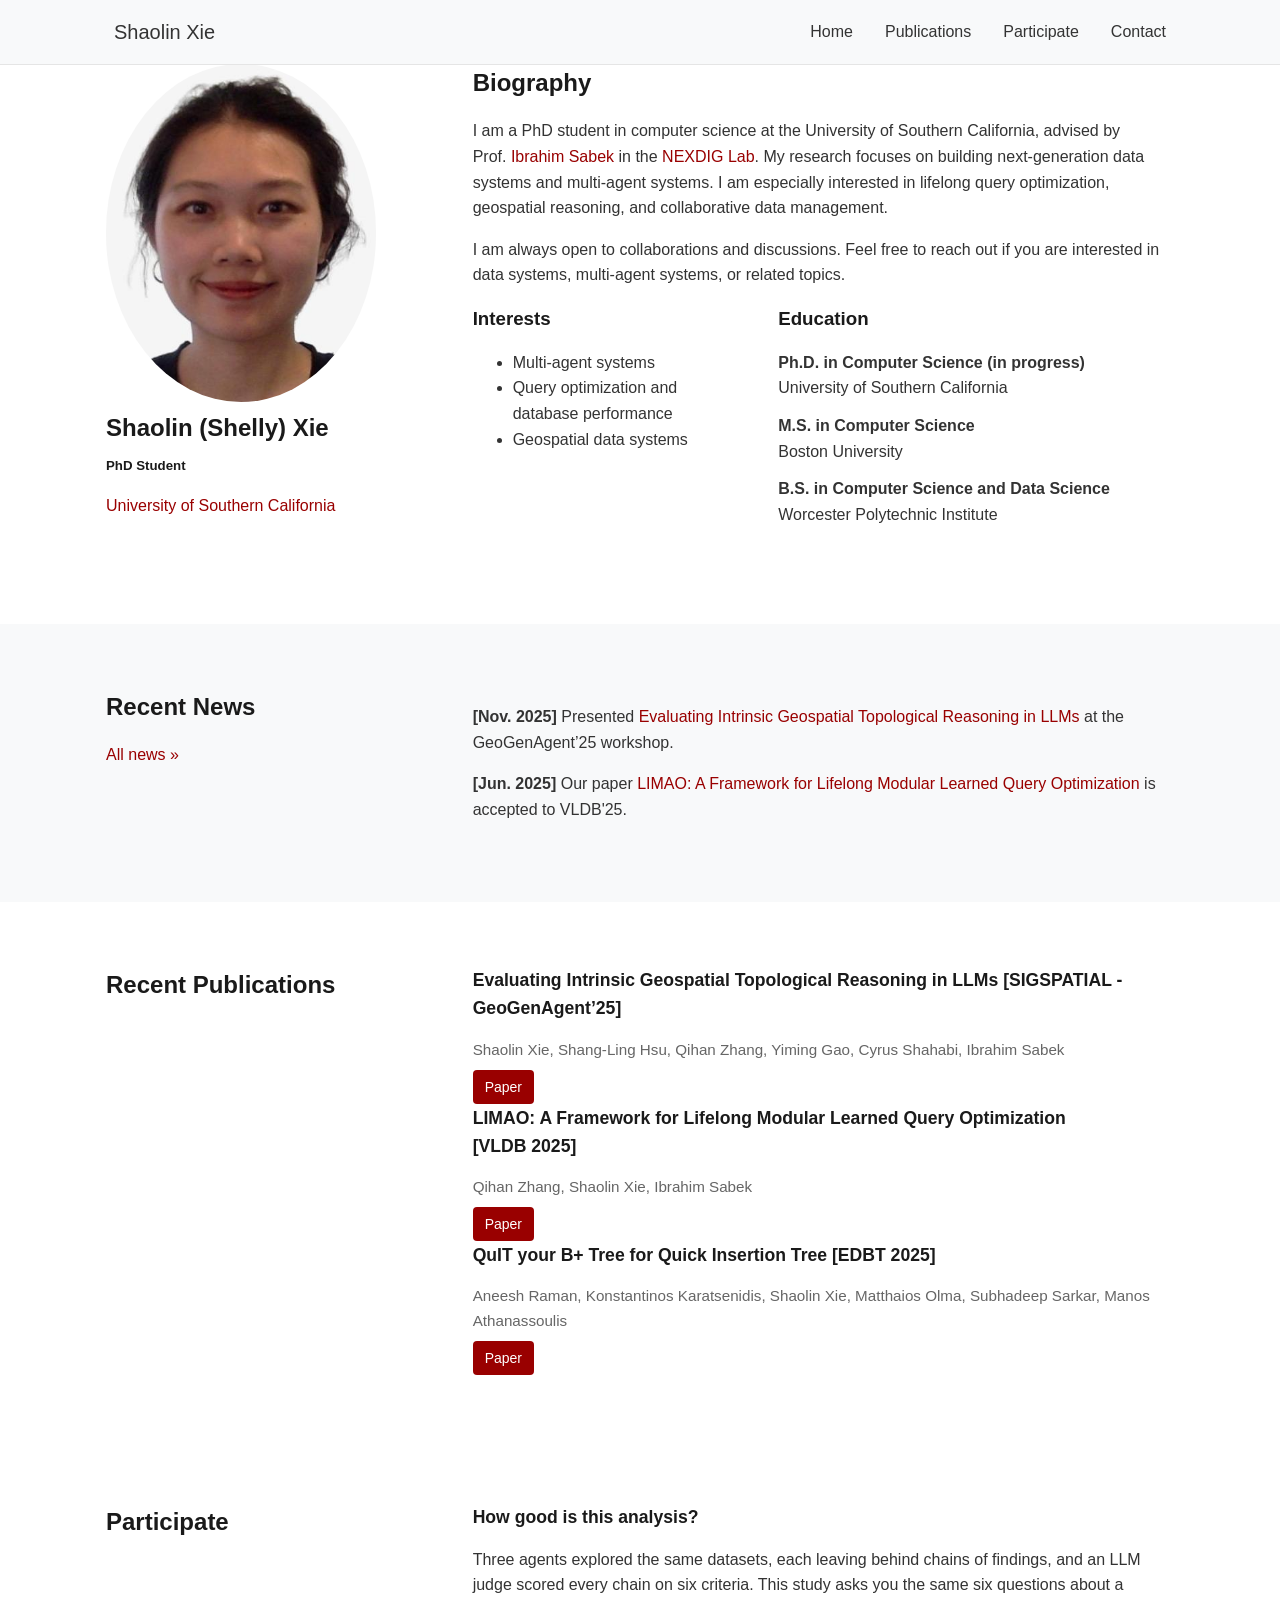
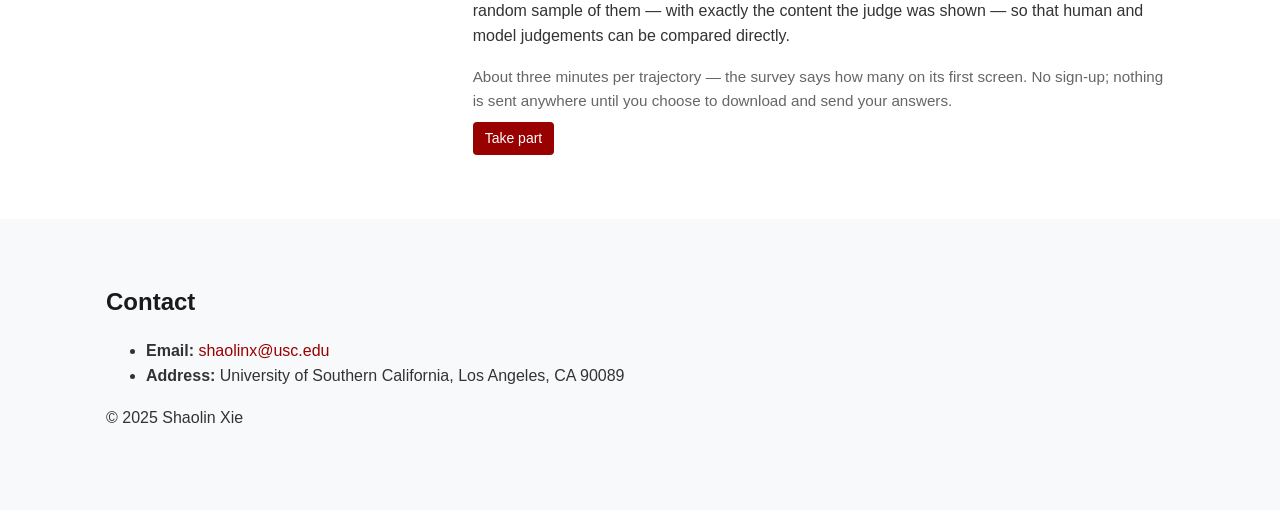
<file: index.html>
<!DOCTYPE html>
<html lang="en">
<head>
  <meta charset="UTF-8">
  <meta name="viewport" content="width=device-width, initial-scale=1.0">
  <title>Shelly Xie</title>
  <!-- The page is intentionally self‑contained and does not rely on external
       CSS frameworks. All styles live in css/style.css. -->
  <!-- Custom site styles -->
  <meta name="description" content="This is the personal webaite for Shelly Xie.">
  <meta name="robots" content="index, follow">
  <link rel="stylesheet" href="css/style.css">
</head>
<body>
  <!-- Navigation bar -->
  <nav id="navbar">
    <div class="container">
      <div class="brand"><a href="#home">Shaolin Xie</a></div>
      <ul class="nav-links">
        <li><a class="nav-link" href="#home">Home</a></li>
        <li><a class="nav-link" href="#publications">Publications</a></li>
        <li><a class="nav-link" href="#participate">Participate</a></li>
        <!-- <li>
          <a class="nav-link" href="#" aria-haspopup="true">Datasets</a>
          <div class="dropdown-menu">
            <a class="dropdown-item" href="https://siheng-chen.github.io/CoPerception-UAV/" target="_blank" rel="noopener">CoPerception‑UAV</a>
            <a class="dropdown-item" href="https://siheng-chen.github.io/AM3D/" target="_blank" rel="noopener">AM3D</a>
          </div>
        </li> -->
        <li><a class="nav-link" href="#contact">Contact</a></li>
      </ul>
    </div>
  </nav>

  <!-- Home / Biography section -->
  <section id="home" class="section pt-5">
    <div class="container pt-5">
      <div class="row align-items-center">
        <!-- Profile side -->
        <div class="col-12 col-lg-4 text-center mb-4 mb-lg-0">
          <img src="assets/avatar.jpg" alt="Shaolin Xie" class="rounded-circle img-fluid profile-image">
          <h2 class="mt-3">Shaolin (Shelly)&nbsp;Xie</h2>
          <h5>PhD&nbsp;Student</h5>
          <p><a href="https://www.usc.edu/" target="_blank" rel="noopener">University of Southern California</a></p>
          <div class="social-icons mt-3">
            <!-- Optional: provide a Google Scholar link if available -->
            <!-- <a href="YOUR_GOOGLE_SCHOLAR_LINK" target="_blank" rel="noopener" class="mr-3" aria-label="Google Scholar"><i class="ai ai-google-scholar ai-2x"></i></a> -->
            <a href="https://github.com/shaolin-x" target="_blank" rel="noopener" class="mr-3" aria-label="GitHub"><i class="fab fa-github fa-2x"></i></a>
            <!-- CV link remains as a placeholder; replace uploads/cv.pdf with your own CV file -->
            <a href="uploads/cv.pdf" target="_blank" rel="noopener" aria-label="Curriculum Vitae"><i class="ai ai-cv ai-2x"></i></a>
          </div>
        </div>
        <!-- Biography and details side -->
        <div class="col-12 col-lg-8">
          <h1>Biography</h1>
          <p>I am a PhD student in computer science at the University of Southern California, advised by Prof.&nbsp;<a href="http://viterbi-web.usc.edu/~sabek/" target="_blank" rel="noopener">Ibrahim Sabek</a> in the <a href="https://nexdig.usc.edu/" target="_blank" rel="noopener">NEXDIG Lab</a>. My research focuses on building next‑generation data systems and multi‑agent systems. I am especially interested in lifelong query optimization, geospatial reasoning, and collaborative data management.</p>
          <p>I am always open to collaborations and discussions. Feel free to reach out if you are interested in data systems, multi‑agent systems, or related topics.</p>
          <div class="row">
            <div class="col-md-5 mt-4">
              <h3>Interests</h3>
              <ul class="list-unstyled">
                <li>Multi‑agent systems</li>
                <li>Query optimization and database performance</li>
                <li>Geospatial data systems</li>
              </ul>
            </div>
            <div class="col-md-7 mt-4">
              <h3>Education</h3>
              <ul class="education-list">
                <li><strong>Ph.D. in Computer Science (in progress)</strong><br><span class="text-muted">University of Southern California</span></li>
                <!-- Add previous degrees here if desired -->
                 <li><strong>M.S. in Computer Science</strong><br><span class="text-muted">Boston University</span></li>
                 <li><strong>B.S. in Computer Science and Data Science</strong><br><span class="text-muted">Worcester Polytechnic Institute</span></li>
              </ul>
            </div>
          </div>
        </div>
      </div>
    </div>
  </section>

  <!-- Recent News section -->
  <section id="news" class="section bg-light py-5">
    <div class="container">
      <div class="row">
        <div class="col-12 col-lg-4 mb-3 mb-lg-0 d-flex flex-column justify-content-start">
          <h1 class="mb-0">Recent News</h1>
          <p class="mt-1"><a href="news.html">All news »</a></p>
        </div>
        <div class="col-12 col-lg-8">
          <!-- List each news item with a date and description -->
          <p><strong>[Nov.&nbsp;2025]</strong> Presented <a href="https://dl.acm.org/doi/10.1145/3764915.3770722" target="_blank" rel="noopener">Evaluating Intrinsic Geospatial Topological Reasoning in LLMs</a> at the GeoGenAgent’25 workshop.</p>
          <p><strong>[Jun.&nbsp;2025]</strong> Our paper <a href="https://arxiv.org/abs/2507.00188" target="_blank" rel="noopener">LIMAO: A Framework for Lifelong Modular Learned Query Optimization</a> is accepted to VLDB'25.</p>
          <!-- Add additional news items here as they become available -->
        </div>
      </div>
    </div>
  </section>

  <!-- Recent Publications section -->
  <section id="publications" class="section py-5">
    <div class="container">
      <div class="row">
        <div class="col-12 col-lg-4 mb-3 mb-lg-0 d-flex flex-column align-items-center align-items-lg-start">
          <h1 class="mb-0">Recent Publications</h1>
        </div>
        <div class="col-12 col-lg-8">
          <!-- Each publication is grouped in its own block for clarity -->
          
          <div class="media mb-4">
            <div class="media-body">
              <h5 class="publication-title">Evaluating Intrinsic Geospatial Topological Reasoning in LLMs [SIGSPATIAL - GeoGenAgent’25]</h5>
              <p class="publication-authors">Shaolin&nbsp;Xie, Shang‑Ling&nbsp;Hsu, Qihan&nbsp;Zhang, Yiming&nbsp;Gao, Cyrus Shahabi, Ibrahim Sabek</p>
              <a class="btn" href="https://dl.acm.org/doi/10.1145/3764915.3770722" target="_blank" rel="noopener">Paper</a>
            </div>
          </div>

          <div class="media mb-4">
            <div class="media-body">
              <h5 class="publication-title">LIMAO: A Framework for Lifelong Modular Learned Query Optimization [VLDB&nbsp;2025]</h5>
              <p class="publication-authors">Qihan&nbsp;Zhang, Shaolin&nbsp;Xie, Ibrahim&nbsp;Sabek</p>
              <a class="btn" href="https://arxiv.org/abs/2507.00188" target="_blank" rel="noopener">Paper</a>
            </div>
          </div>
          <!-- Add more publications as you produce new work -->
           <div class="media mb-4">
            <div class="media-body">
              <h5 class="publication-title"> QuIT your B+ Tree for Quick Insertion Tree [EDBT&nbsp;2025]</h5>
              <p class="publication-authors">Aneesh Raman, Konstantinos Karatsenidis, Shaolin&nbsp;Xie, Matthaios Olma, Subhadeep Sarkar, Manos Athanassoulis</p>
              <a class="btn" href="https://openproceedings.org/2025/conf/edbt/paper-118.pdf" target="_blank" rel="noopener">Paper</a>
            </div>
          </div>
        </div>
      </div>
    </div>
  </section>

  <!-- Participate: the trajectory-rating study, served from /trajectory-survey/.
       The earlier candidate-selection survey at /survey/ is closed and now shows a notice. -->
  <section id="participate" class="section bg-light py-5">
    <div class="container">
      <div class="row">
        <div class="col-12 col-lg-4 mb-3 mb-lg-0 d-flex flex-column align-items-center align-items-lg-start">
          <h1 class="mb-0">Participate</h1>
        </div>
        <div class="col-12 col-lg-8">
          <div class="media mb-4">
            <div class="media-body">
              <h5 class="publication-title">How good is this analysis?</h5>
              <p>Three agents explored the same datasets, each leaving behind chains of
              findings, and an LLM judge scored every chain on six criteria. This study asks
              you the same six questions about a random sample of them — with exactly the
              content the judge was shown — so that human and model judgements can be
              compared directly.</p>
              <p class="publication-authors">About three minutes per trajectory — the survey
              says how many on its first screen. No sign‑up; nothing is sent anywhere until
              you choose to download and send your answers.</p>
              <a class="btn" href="trajectory-survey/">Take part</a>
            </div>
          </div>
        </div>
      </div>
    </div>
  </section>

  <!-- Contact section -->
  <section id="contact" class="section py-5">
    <div class="container">
      <h1>Contact</h1>
      <ul class="list-unstyled">
        <li><strong>Email:</strong> <a href="mailto:shaolinx@usc.edu">shaolinx@usc.edu</a></li>
        <li><strong>Address:</strong> University&nbsp;of&nbsp;Southern&nbsp;California, Los&nbsp;Angeles, CA&nbsp;90089</li>
      </ul>
      <p class="mt-4 mb-0">©&nbsp;2025&nbsp;Shaolin&nbsp;Xie</p>
    </div>
  </section>

  <!-- Custom scripts -->
  <script src="js/script.js"></script>
</body>
</html>
</file>
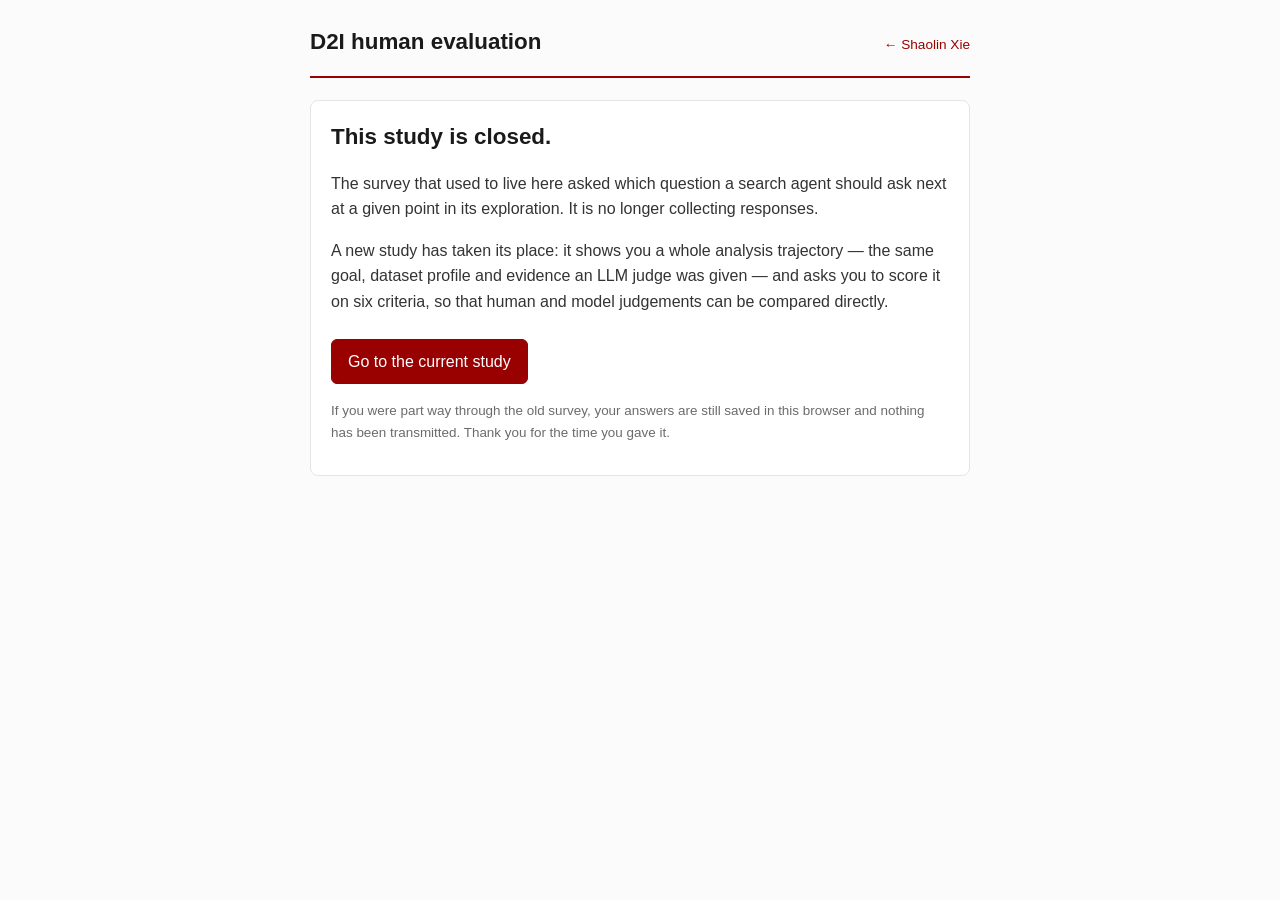
<file: survey/index.html>
<!DOCTYPE html>
<html lang="en">
<head>
<meta charset="UTF-8">
<meta name="viewport" content="width=device-width, initial-scale=1.0">
<title>This study is closed — D2I human evaluation</title>
<meta name="description" content="The candidate-selection survey is closed. A new study, rating whole trajectories against an LLM judge, is open in its place.">
<meta name="robots" content="noindex, follow">
<style>
:root {
  --ink: #333; --head: #1a1a1a; --muted: #6b6b6b; --line: #e5e5e5; --soft: #f8f9fa;
  --card: #fff; --bg: #fbfbfc; --accent: #990000; --radius: 8px;
}
* { box-sizing: border-box; }
body {
  margin: 0; background: var(--bg); color: var(--ink);
  font-family: Arial, Helvetica, sans-serif; line-height: 1.6;
}
.wrap { max-width: 700px; margin: 0 auto; padding: 24px 20px 80px; }
a { color: var(--accent); text-decoration: none; }
a:hover { text-decoration: underline; }
h1 { color: var(--head); font-size: 1.4rem; margin: 0 0 .5rem; font-weight: 600; }
header.top {
  display: flex; align-items: baseline; justify-content: space-between; gap: 12px;
  flex-wrap: wrap; border-bottom: 2px solid var(--accent); padding-bottom: 8px;
  margin-bottom: 22px;
}
header.top .home { font-size: .85rem; }
.card {
  background: var(--card); border: 1px solid var(--line); border-radius: var(--radius);
  padding: 18px 20px;
}
.btn {
  display: inline-block; margin-top: 8px; padding: 9px 16px; border-radius: 6px;
  background: var(--accent); color: #fff; border: 1px solid var(--accent);
}
.btn:hover { background: #7a0000; text-decoration: none; }
.hint { font-size: .84rem; color: var(--muted); }
</style>
</head>
<body>
<div class="wrap">
  <header class="top">
    <h1>D2I human evaluation</h1>
    <span class="home"><a href="../index.html">← Shaolin Xie</a></span>
  </header>

  <div class="card">
    <h1>This study is closed.</h1>
    <p>The survey that used to live here asked which question a search agent should ask next
    at a given point in its exploration. It is no longer collecting responses.</p>
    <p>A new study has taken its place: it shows you a whole analysis trajectory — the same
    goal, dataset profile and evidence an LLM judge was given — and asks you to score it on
    six criteria, so that human and model judgements can be compared directly.</p>
    <p><a class="btn" href="../trajectory-survey/">Go to the current study</a></p>
    <p class="hint">If you were part way through the old survey, your answers are still saved
    in this browser and nothing has been transmitted. Thank you for the time you gave it.</p>
  </div>
</div>
</body>
</html>
</file>
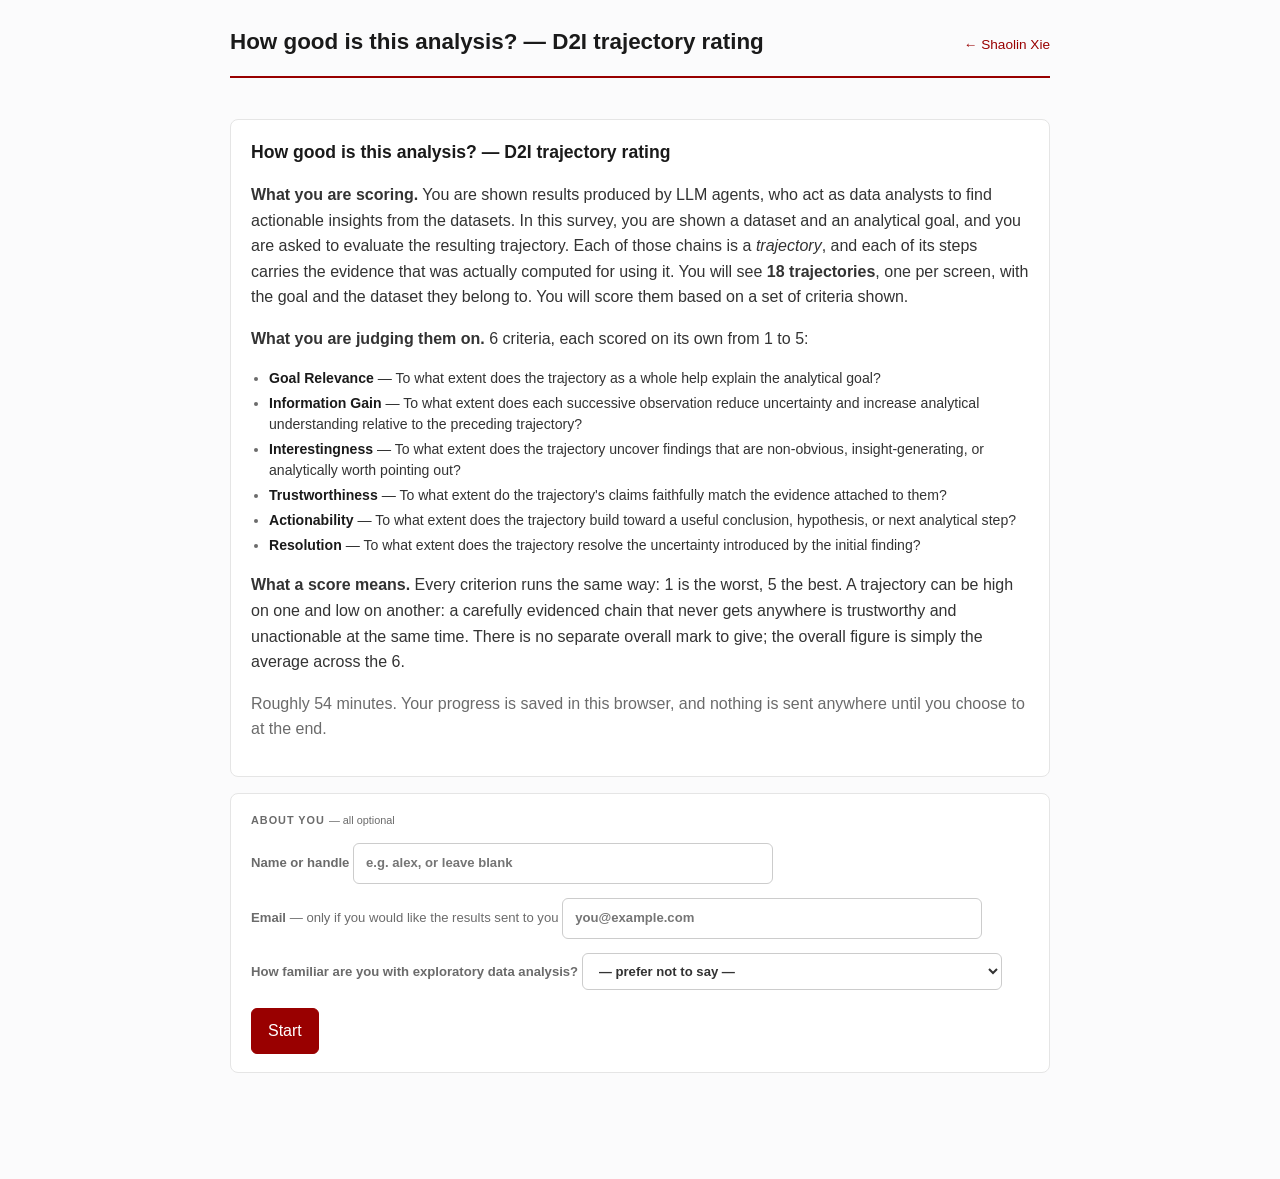
<file: trajectory-survey/index.html>
<!DOCTYPE html>
<html lang="en">
<head>
<meta charset="UTF-8">
<meta name="viewport" content="width=device-width, initial-scale=1.0">
<title>How good is this analysis? — D2I trajectory rating</title>
<meta name="description" content="Rate automated data-analysis trajectories on six criteria, against the same rubric an LLM judge was given. Measures how far a person and the judge agree.">
<meta name="robots" content="noindex, follow">
<style>
/* The site's palette (css/style.css) — cardinal and gold, Arial — on a layout that has to
   hold a long trajectory on one side and six rating scales on the other. Self-contained:
   this page is served on its own, without the site nav. */
:root {
  --ink: #333; --head: #1a1a1a; --muted: #6b6b6b; --line: #e5e5e5; --soft: #f8f9fa;
  --card: #fff; --bg: #fbfbfc; --accent: #990000; --accent-soft: #f6ecec; --gold: #FFCC00;
  --ok: #1a7a4c; --warn: #a35a00; --radius: 8px;
}
* { box-sizing: border-box; }
body {
  margin: 0; background: var(--bg); color: var(--ink);
  font-family: Arial, Helvetica, sans-serif; line-height: 1.6;
}
.wrap { max-width: 860px; margin: 0 auto; padding: 24px 20px 90px; }
/* The rating screen is not prose — it is a trajectory being read against six scales — so
   it gets room instead of stacking everything into one tall column. */
.wrap.wide { max-width: 1360px; }
a { color: var(--accent); text-decoration: none; }
a:hover { text-decoration: underline; }
h1, h2, h3 { color: var(--head); margin-top: 0; margin-bottom: .5rem; font-weight: 600; }
h1 { font-size: 1.4rem; }
h2 { font-size: 1.1rem; }
h3 { font-size: .95rem; margin: 22px 0 6px; }

header.top {
  display: flex; align-items: baseline; justify-content: space-between;
  gap: 12px; flex-wrap: wrap; border-bottom: 2px solid var(--accent); padding-bottom: 8px;
}
header.top .home { font-size: .85rem; }
.counter { font-size: .85rem; color: var(--muted); }
.bar { height: 5px; background: var(--line); border-radius: 99px; overflow: hidden; margin: 14px 0 22px; }
.bar > i { display: block; height: 100%; background: var(--accent); transition: width .25s ease; }

.card {
  background: var(--card); border: 1px solid var(--line); border-radius: var(--radius);
  padding: 18px 20px; margin-bottom: 16px;
}
.eyebrow {
  font-size: .68rem; font-weight: 700; letter-spacing: .09em; text-transform: uppercase;
  color: var(--muted); margin-bottom: 10px;
}
.muted { color: var(--muted); }
.hint { font-size: .82rem; color: var(--muted); margin-top: 12px; }
.err { color: var(--accent); font-size: .85rem; margin-top: 10px; font-weight: 600; }
.ok { color: var(--ok); font-weight: 600; }
.warn { color: var(--warn); font-weight: 600; }
.mono { font-family: ui-monospace, SFMono-Regular, Menlo, Consolas, monospace; }
.row { display: flex; gap: 10px; flex-wrap: wrap; align-items: center; }

/* trajectory on the left, the six scales on the right */
.split { display: grid; grid-template-columns: minmax(0, 1fr); gap: 16px; align-items: start; }
.split > div > .card:last-child { margin-bottom: 0; }
@media (min-width: 1100px) {
  .split { grid-template-columns: minmax(0, 1.05fr) minmax(0, 1fr); gap: 20px; }
  /* Each column scrolls with the page but sticks once its own top passes the viewport, so
     a long trajectory and the scales it is being rated on stay together. */
  .split > div {
    position: sticky; top: 16px;
    max-height: calc(100vh - 32px); overflow-y: auto; overscroll-behavior: contain;
    padding-right: 4px;
  }
}

.goal { font-size: 1rem; color: var(--head); }
.pill {
  display: inline-block; font-size: .72rem; padding: 2px 9px; border-radius: 99px;
  background: var(--accent-soft); color: var(--accent); margin-right: 6px;
}

/* One trajectory step. The judge is shown three different things per step and they must
   never be mistaken for each other here either:
     .statement  the claim         — the payload, the only part in full ink
     .evidence   what backs it     — monospace block, because it is an execution trace
     .metadata   the system's own  — explicitly NOT evidence, so it is marked as such */
.step { border-left: 2px solid var(--line); padding: 0 0 16px 18px; margin-left: 4px; position: relative; }
.step:last-child { padding-bottom: 0; }
.step::before {
  content: ""; position: absolute; left: -5px; top: 8px; width: 8px; height: 8px;
  border-radius: 99px; background: var(--line);
}
.step.base::before { background: var(--accent); box-shadow: 0 0 0 3px var(--accent-soft); }
.step .tag {
  font-size: .68rem; font-weight: 700; letter-spacing: .06em; text-transform: uppercase;
  color: var(--muted); margin-bottom: 4px;
}
.step.base .tag { color: var(--accent); }
.step .statement { color: var(--head); }
.step .evidence {
  margin-top: 7px; padding: 8px 10px; font-size: .76rem; line-height: 1.5;
  color: var(--ink); background: var(--soft); border: 1px solid var(--line);
  border-radius: 6px; font-family: ui-monospace, SFMono-Regular, Menlo, Consolas, monospace;
  white-space: pre-wrap; word-break: break-word;
}
.step .metadata {
  margin-top: 6px; font-size: .72rem; color: var(--warn);
}

/* the dataset itself, folded away after the first look. Windowed rendering needs a fixed
   row height, so cells are one line each, clipped, with the full value on the title. */
.unnamed { color: var(--muted); font-style: italic; }
.tnote {
  font-size: .76rem; color: var(--warn); background: #fff8ee;
  border: 1px solid #f0dcc0; border-radius: 5px; padding: 6px 9px; margin: 8px 0 6px;
}
.tscroll {
  max-height: 340px; overflow: auto; margin-top: 8px;
  border: 1px solid var(--line); border-radius: 6px; background: var(--card);
}
table.tbl { border-collapse: separate; border-spacing: 0; width: max-content; min-width: 100%; font-size: .74rem; margin: 0; }
table.tbl thead th {
  position: sticky; top: 0; z-index: 1; background: var(--soft);
  border-bottom: 1px solid var(--line); text-align: left; white-space: nowrap;
  padding: 5px 9px; font-size: .68rem; letter-spacing: 0; color: var(--head);
  /* NOT the uppercase treatment the results tables use: a column name is a literal string
     from the file, and shouting it makes the table look like something other than the
     dataset. `business_id` is `business_id`. */
  text-transform: none;
  font-family: ui-monospace, SFMono-Regular, Menlo, Consolas, monospace;
}
table.tbl td, table.tbl th.rn {
  height: 27px; padding: 3px 9px; border-bottom: 1px solid var(--line);
  white-space: nowrap; overflow: hidden; text-align: left; color: var(--ink);
  font-variant-numeric: tabular-nums;
}
table.tbl th.rn {
  color: var(--muted); background: var(--soft); font-weight: 400; font-size: .68rem;
  position: sticky; left: 0; text-align: right;
}
table.tbl tr.spacer td, table.tbl tr.spacer { padding: 0; border: none; }
table.tbl tbody tr:hover td { background: var(--accent-soft); }

/* the criteria, named and glossed on the intro — one line each, so the whole instrument is
   visible before starting without becoming a second page of rubric */
ul.crit-brief { margin: 8px 0 12px; padding-left: 18px; }
ul.crit-brief li { font-size: .88rem; line-height: 1.5; margin-bottom: 4px; }
ul.crit-brief li::marker { color: var(--muted); }
ul.crit-brief b { color: var(--head); }


/* the six scales' own progress, inside the scoring card */
.critbar {
  height: 4px; background: var(--line); border-radius: 99px; overflow: hidden;
  margin: 0 0 6px;
}
.critbar > i { display: block; height: 100%; background: var(--accent); transition: width .18s ease; }
.critcount {
  font-size: .72rem; color: var(--muted); text-transform: uppercase;
  letter-spacing: .05em; margin-bottom: 4px;
}
.critcount.full { color: var(--ok); }
/* Shown when a trajectory being rated has been rated before — so a respondent who stepped
   back knows the scales are showing what they gave, not a fresh screen. */
.revising {
  margin-left: 8px; padding: 1px 8px; border-radius: 99px; background: var(--soft);
  border: 1px solid var(--line); color: var(--muted);
  font-size: .64rem; letter-spacing: .04em;
}

/* one criterion */
.crit { border-top: 1px solid var(--line); padding: 14px 0 4px; }
.crit:first-of-type { border-top: none; padding-top: 2px; }
.crit-name { font-weight: 700; color: var(--head); }
/* A criterion this trajectory is not required to be scored on, because the system behind
   it records nothing for that criterion to weigh. Marked rather than hidden, and quieter
   than the rest so it does not compete with the scales that ARE being asked for. */
.crit.optional { background: var(--soft); border-radius: 6px; padding: 12px 12px 6px; }
.notreq {
  font-size: .64rem; letter-spacing: .05em; text-transform: uppercase; font-weight: 700;
  color: var(--warn); background: #fff5e6; border: 1px solid #f0dcc0;
  border-radius: 99px; padding: 1px 8px; margin-left: 8px;
}
.whyoptional {
  font-size: .78rem; line-height: 1.5; color: var(--ink);
  background: var(--card); border: 1px solid var(--line); border-left: 3px solid var(--warn);
  border-radius: 5px; padding: 8px 10px; margin: 0 0 9px;
}
.crit-q { display: block; font-size: .84rem; color: var(--muted); margin: 3px 0 9px; }
.scale { display: flex; gap: 6px; flex-wrap: wrap; }
.scale button {
  flex: 1 1 0; min-width: 74px; padding: 7px 4px; line-height: 1.25;
  display: flex; flex-direction: column; align-items: center; gap: 2px;
}
.scale button .n { font-weight: 700; font-size: 1rem; }
.scale button .w { font-size: .68rem; color: var(--muted); }
.scale button.sel { background: var(--accent); border-color: var(--accent); color: #fff; }
.scale button.sel .w { color: #fff; opacity: .85; }
.chosen {
  margin-top: 8px; font-size: .82rem; color: var(--ink);
  background: var(--accent-soft); border-radius: 6px; padding: 7px 10px;
}
.chosen.empty { background: transparent; color: var(--muted); padding-left: 0; }

details.guide {
  border: 1px solid var(--line); background: var(--soft); border-radius: 6px;
  padding: 8px 12px; margin-top: 9px;
}
details.guide > summary {
  cursor: pointer; list-style: none; color: var(--muted);
  font-size: .72rem; font-weight: 700; letter-spacing: .04em; text-transform: uppercase;
}
details.guide > summary::-webkit-details-marker { display: none; }
/* A border triangle rather than a ▾ glyph: the arrow characters fall back inconsistently
   across the fonts this page asks for. */
details.guide > summary::after {
  content: ""; display: inline-block; margin-left: 7px; vertical-align: middle;
  border: 4px solid transparent; border-top-color: currentColor;
  transform: translateY(2px); transition: transform .15s ease;
}
details.guide[open] > summary::after { transform: translateY(-2px) rotate(180deg); }
details.guide > summary:hover { color: var(--accent); }
details.guide ul, details.guide ol { margin: 9px 0 2px; padding-left: 18px; }
details.guide li { font-size: .82rem; line-height: 1.45; margin-bottom: 5px; }
details.guide li::marker { color: var(--muted); }
details.guide p { font-size: .82rem; margin: 8px 0 2px; }
dl.levels { margin: 8px 0 2px; font-size: .82rem; }
dl.levels dt { font-weight: 700; color: var(--head); float: left; margin-right: 6px; }
dl.levels dd { margin: 0 0 5px; }

button {
  font: inherit; color: var(--ink); background: var(--card); border: 1px solid #ccc;
  border-radius: 6px; padding: 9px 16px; cursor: pointer; transition: .12s;
}
button:hover:not(:disabled) { border-color: var(--accent); color: var(--accent); }
button.primary { background: var(--accent); border-color: var(--accent); color: #fff; }
button.primary:hover:not(:disabled) { background: #7a0000; color: #fff; }
button:disabled { opacity: .45; cursor: not-allowed; }
button.ghost { color: var(--muted); border-color: transparent; }
button.ghost:hover:not(:disabled) { border-color: #ccc; }
kbd {
  font: .7rem ui-monospace, SFMono-Regular, Menlo, Consolas, monospace;
  border: 1px solid #ccc; border-bottom-width: 2px; border-radius: 4px;
  padding: 1px 5px; color: var(--muted); margin-right: 6px;
}

input[type=text], input[type=email], textarea, select {
  font: inherit; color: var(--ink); background: #fff; border: 1px solid #ccc;
  border-radius: 6px; padding: 9px 12px; margin: 4px 0 10px; width: 100%; max-width: 420px;
}
textarea { max-width: 100%; min-height: 60px; }
label.field { display: block; font-size: .82rem; color: var(--muted); font-weight: 600; }

.actions { margin-top: 16px; padding-top: 14px; border-top: 1px solid var(--line); }

.tiles { display: flex; flex-wrap: wrap; gap: 12px; margin: 14px 0 4px; }
.tile {
  flex: 1 1 170px; border: 1px solid var(--line); border-radius: var(--radius);
  padding: 12px 14px; background: var(--soft);
}
.tile .big { font-size: 1.6rem; font-weight: 700; color: var(--accent); line-height: 1.2; }
.tile .lbl { font-size: .74rem; color: var(--muted); text-transform: uppercase; letter-spacing: .05em; }
.tile .sub { font-size: .74rem; color: var(--muted); margin-top: 4px; }

table { border-collapse: collapse; width: 100%; font-size: .85rem; margin-top: 10px; }
th, td { text-align: right; padding: 6px 8px; border-bottom: 1px solid var(--line); }
th { font-size: .7rem; text-transform: uppercase; letter-spacing: .05em; color: var(--muted); }
td.q, th.q { text-align: left; }
tr.total td { font-weight: 700; color: var(--head); background: var(--soft); }
.scroll { overflow-x: auto; }

details.review { border-top: 1px solid var(--line); padding: 10px 0; }
details.review summary { cursor: pointer; font-size: .9rem; color: var(--head); }
ol.steps { padding-left: 20px; } ol.steps li { margin-bottom: 6px; }
</style>
</head>
<body>
<div class="wrap">
  <header class="top">
    <h1 id="title">D2I trajectory rating</h1>
    <span class="home" id="nav"></span>
  </header>
  <div class="counter" id="counter"></div>
  <div class="bar" id="barwrap" style="visibility:hidden"><i id="prog" style="width:0"></i></div>
  <div id="app"><p class="muted">Loading the survey…</p></div>
</div>

<!-- The agreement scoring. A plain script, not a module: tests/run_agreement.mjs `require`s
     the same file to prove the browser and the offline analysis agree cell for cell.
     Deploying index.html without it leaves the closing screen with no results. -->
<script src="agreement.js"></script>
<script>
/* ------------------------------------------------------------------ helpers */
const $ = (h) => { const t = document.createElement("template"); t.innerHTML = h.trim(); return t.content.firstChild; };
const esc = (s) => String(s ?? "").replace(/[&<>"]/g, c => ({"&":"&amp;","<":"&lt;",">":"&gt;",'"':"&quot;"}[c]));
const app = document.getElementById("app");

const KEY = "d2i-rating-v1";        // one saved response per browser, bumped if the shape moves

/* Where Submit posts: the /exec URL of the Apps Script in apps_script/. Left empty, the
   button does not appear and the closing screen offers only the download — so the page is
   correct both before the script is deployed and after. */
const ENDPOINT = "";

let survey = null, truth = null, R = null;
let screen = "intro", err = "", scores = {}, note = "", shownAt = 0;
/* Which trajectory is on screen. `null` means the closing screen — answers are not an
   append-only stream any more, so "have I answered everything" no longer decides where the
   respondent is; this does. */
let cursor = null;

const items = () => survey.items;
const answered = () => new Set(R.answers.map(a => a.item));
const nextIndex = () => items().findIndex(i => !answered().has(i.id));
const answerFor = (id) => R.answers.find(a => a.item === id);

/* Put a trajectory on screen, with whatever was recorded for it last time — going back has
   to show the scores that were given, not a blank scale, or "back" would mean "erase". */
function loadItem(i) {
  cursor = i;
  const a = answerFor(items()[i].id);
  scores = a && a.scores ? Object.assign({}, a.scores) : {};
  note = a ? (a.note || "") : "";
  shownAt = Date.now();
}

/* Enter the rating screens where the respondent left off — the screen they were on if they
   have one, otherwise the first thing not yet answered. If that is nothing, they have
   finished and belong on the closing screen. */
function startRating() {
  if (cursor === null || cursor < 0 || cursor >= items().length) {
    const i = nextIndex();
    cursor = i < 0 ? null : i;
  }
  if (cursor !== null) loadItem(cursor);
  screen = "rate";
  render();
}
const criteria = () => survey.meta.criteria;
const label = (k) => (window.TrajAgreement ? TrajAgreement.label(k) : k);
/* "Very low. Largely tangential…" — the first clause is the scale word for that level. */
const levelWord = (text) => String(text || "").split(".")[0];
/* A criterion's rubric opens with the question it asks and then elaborates; the opening
   sentence alone is the gloss the intro needs. Ends at the first ., ? or ! before a space. */
const firstSentence = (text) => {
  const m = /^[\s\S]*?[.?!](?=\s|$)/.exec(String(text || "").trim());
  return m ? m[0] : String(text || "");
};

function save() { try { localStorage.setItem(KEY, JSON.stringify(R)); } catch (e) {} }

function uuid() {
  if (crypto && crypto.randomUUID) return crypto.randomUUID();
  return "id-" + Date.now().toString(36) + "-" + Math.random().toString(36).slice(2, 10);
}

function fresh(respondent) {
  return {
    id: uuid(),
    started_at: new Date().toISOString(),
    finished_at: null,
    respondent,
    survey: {
      built_at: survey.meta.built_at, seed: survey.meta.seed,
      n_items: survey.meta.n_items, criteria: criteria(), geval: survey.meta.geval,
    },
    user_agent: navigator.userAgent,
    answers: [],
  };
}

/* ------------------------------------------------------------------ chrome */

function navLink() {
  const nav = document.getElementById("nav");
  if (screen === "intro" || !R) {
    nav.innerHTML = `<a href="../index.html">← Shaolin Xie</a>`;
    return;
  }
  nav.innerHTML = `<a href="#" id="back">← Back to the start</a>`;
  document.getElementById("back").onclick = (e) => {
    e.preventDefault(); screen = "intro"; render();
  };
}

function chrome() {
  navLink();
  document.querySelector(".wrap").classList.toggle(
    "wide", screen === "rate" && !!R && cursor !== null);
  const c = document.getElementById("counter"), bar = document.getElementById("barwrap");
  if (screen !== "rate" || !R) { c.textContent = ""; bar.style.visibility = "hidden"; return; }
  const done = R.answers.length, total = items().length;
  const left = total - done;
  bar.style.visibility = "visible";
  // The count LEFT, not just the position: "trajectory 3 of 9" says where you are, and a
  // respondent deciding whether to finish now or later wants to know what is still ahead.
  // Revisiting an answered one shows the position it is at and the work still outstanding,
  // which is why the two counts are computed from different things.
  c.textContent = cursor !== null
    ? `Trajectory ${cursor + 1} of ${total}`
      + (left ? ` — ${left} to go, roughly ${Math.max(1, Math.round(left * 3))} min`
              : " — all rated")
    : `${done} of ${total} rated`;
  document.getElementById("prog").style.width = (100 * done / Math.max(1, total)) + "%";
}

/* ------------------------------------------------------------------ intro */

/* Deliberately short: what the study is for, how much of it there is, and that it is scored
   on a fixed set of criteria. Nothing about HOW to score belongs here — that lives beside
   the scale it applies to, on the rating screen, where it is read at the moment it is used
   instead of memorised in advance. */
function renderIntro() {
  const m = survey.meta, ins = survey.instructions;
  const resume = R && R.answers.length && nextIndex() >= 0;
  const n = m.n_items, k = criteria().length;
  app.innerHTML = "";
  app.append($(`
    <div>
      <div class="card">
        <h2>${esc(m.title)}</h2>
        <p><strong>What you are scoring.</strong> You are shown results produced by LLM agents, who act as data analysts to find actionable insights from the datasets.
        In this survey, you are shown a dataset and
        an analytical goal, and you are asked to evaluate the resulting trajectory. Each of those chains is a <em>trajectory</em>, and each of its steps
        carries the evidence that was actually computed for using it. You will see
        <strong>${n} ${n === 1 ? "trajectory" : "trajectories"}</strong>, one per screen,
        with the goal and the dataset they belong to. You will score them based on a set of criteria shown.</p>
        <p><strong>What you are judging them on.</strong> ${k} criteria, each scored on its
        own from 1 to 5:</p>
        <ul class="crit-brief">
          ${criteria().map(c => `<li><b>${esc(ins.criteria[c].title)}</b> — ${
            esc(firstSentence(ins.criteria[c].question))}</li>`).join("")}
        </ul>
        <p><strong>What a score means.</strong> Every criterion runs the same way: 1 is the
        worst, 5 the best. A trajectory can be high on one and low on another: a
        carefully evidenced chain that never gets anywhere is trustworthy and unactionable at
        the same time. There is no separate overall mark to give; the overall figure is
        simply the average across the ${k}.</p>
        <p class="muted">Roughly ${Math.round(n * 3)} minutes. Your progress is saved in this
        browser, and nothing is sent anywhere until you choose to at the end.</p>
        
      </div>

      <div class="card">
        <div class="eyebrow">About you <span class="muted" style="text-transform:none;letter-spacing:0;font-weight:400">— all optional</span></div>
        <label class="field">Name or handle
          <input type="text" id="name" placeholder="e.g. alex, or leave blank" autocomplete="off"></label>
        <label class="field">Email <span class="muted" style="font-weight:400">— only if you would like the results sent to you</span>
          <input type="email" id="email" placeholder="you@example.com" autocomplete="off"></label>
        <label class="field">How familiar are you with exploratory data analysis?
          <select id="background">
            <option value="">— prefer not to say —</option>
            <option value="daily">I do it regularly (analyst, data scientist, researcher)</option>
            <option value="some">Some experience</option>
            <option value="little">Little or none</option>
          </select></label>
        <div class="row" style="margin-top:8px">
          <button class="primary" id="go">${resume ? "Resume" : "Start"}</button>
          ${resume ? `<span class="muted">${R.answers.length} of ${items().length} already rated</span>
                      <button class="ghost" id="restart">Start over</button>` : ""}
        </div>
        ${err ? `<div class="err">${esc(err)}</div>` : ""}
      </div>
    </div>`));

  if (R && R.respondent) {
    document.getElementById("name").value = R.respondent.name || "";
    document.getElementById("email").value = R.respondent.email || "";
    document.getElementById("background").value = R.respondent.background || "";
  }
  document.getElementById("go").onclick = () => {
    const respondent = {
      name: document.getElementById("name").value.trim(),
      email: document.getElementById("email").value.trim(),
      background: document.getElementById("background").value,
    };
    if (!R || !R.answers.length) R = fresh(respondent);
    else R.respondent = respondent;
    save();
    startRating();
  };
  const rs = document.getElementById("restart");
  if (rs) rs.onclick = () => {
    if (!confirm("Discard your ratings so far and start again?")) return;
    R = null; localStorage.removeItem(KEY); render();
  };
}

/* ------------------------------------------------------------------ the dataset */

/* The dataset itself, shown beside the trajectory: a goal and a chain of findings read as
   abstractions without the rows they are about. It is the data, not anything anyone
   concluded from it, so it costs no blinding.

   The table lives in its own file under data/tables/ and is fetched the first time someone
   opens the panel — `cases` is 10 000 x 58 and would otherwise be downloaded by every
   respondent whether they looked at it or not. `covid` (3.35 million rows) ships truncated;
   the header says so, beside the true count, so a sample is never mistaken for the whole.

   Rendering is windowed: 10 000 x 58 is 580 000 cells, which no browser will lay out
   happily, so only the ~40 rows around the scroll position are in the DOM and two spacer
   rows hold the scrollbar at the right length. Row height is therefore fixed in CSS. */
const TABLE_CACHE = {};
const ROW_H = 27;

function tableCard(item) {
  const t = (survey.tables || {})[item.dataset];
  if (!t) return "";
  const head = t.truncated
    ? `${t.n_rows_shown.toLocaleString()} of ${t.n_rows_total.toLocaleString()} rows`
    : `${t.n_rows_total.toLocaleString()} rows`;
  return `
    <details class="guide table-panel" data-ds="${esc(item.dataset)}" open>
      <summary>The data — ${esc(head)} × ${t.columns} columns${
        t.truncated ? " (first rows only)" : ""}</summary>
      <div class="tablebox"><p class="hint" style="margin:6px 0">Opening…</p></div>
    </details>`;
}

async function loadTable(dataset) {
  if (TABLE_CACHE[dataset]) return TABLE_CACHE[dataset];
  const meta = (survey.tables || {})[dataset];
  if (!meta) return null;
  const r = await fetch(meta.file, {cache: "force-cache"});
  if (!r.ok) throw new Error(`${meta.file} — ${r.status}`);
  TABLE_CACHE[dataset] = await r.json();
  return TABLE_CACHE[dataset];
}

function cell(v) {
  if (v === null || v === undefined || v === "") return "—";
  const s = String(v);
  // pandas writes midnight timestamps for plain dates; show the day.
  const day = /^(\d{4}-\d{2}-\d{2})[T ]00:00:00(\.0+)?$/.exec(s);
  return day ? day[1] : s;
}

function renderTable(box, table) {
  const n = table.rows.length;
  box.innerHTML = `
    ${table.truncated ? `<div class="tnote">Showing the first
       ${table.n_rows_shown.toLocaleString()} of
       ${table.n_rows_total.toLocaleString()} rows — the table is too large to send whole.</div>` : ""}
    <div class="tscroll"><table class="tbl">
      <thead><tr><th class="rn" title="row number in this view — not a column of the file">#</th>${
        table.columns.map(c =>
          `<th>${c === "" ? '<span class="unnamed">(unnamed)</span>' : esc(c)}</th>`
        ).join("")}</tr></thead>
      <tbody></tbody>
    </table></div>`;
  const scroll = box.querySelector(".tscroll");
  const body = box.querySelector("tbody");
  const cols = table.columns.length;

  let from = -1;
  const paint = () => {
    const first = Math.max(0, Math.floor(scroll.scrollTop / ROW_H) - 8);
    if (first === from) return;
    from = first;
    const last = Math.min(n, first + 48);
    const rows = table.rows.slice(first, last).map((r, i) => `
      <tr><th class="rn">${(first + i + 1).toLocaleString()}</th>${
        Array.from({length: cols}, (_, c) => {
          const v = cell(r[c]);
          const cut = v.length > 60 ? v.slice(0, 58) + "…" : v;
          return `<td${cut === v ? "" : ` title="${esc(v)}"`}>${esc(cut)}</td>`;
        }).join("")}</tr>`).join("");
    // Spacers carry a real cell spanning every column: an empty <tr> is not required to
    // take a height, and browsers disagree about whether it does.
    const spacer = (h) => `<tr class="spacer"><td colspan="${cols + 1}"
      style="height:${h}px"></td></tr>`;
    body.innerHTML = (first ? spacer(first * ROW_H) : "")
      + rows
      + (last < n ? spacer((n - last) * ROW_H) : "");
  };
  scroll.onscroll = paint;
  paint();
}

/* Wire every table panel on the screen: fetch on first open, then render. */
function wireTables() {
  app.querySelectorAll("details.table-panel").forEach(d => {
    const show = async () => {
      if (!d.open || d.dataset.loaded) return;
      d.dataset.loaded = "1";
      const box = d.querySelector(".tablebox");
      try {
        renderTable(box, await loadTable(d.dataset.ds));
      } catch (e) {
        d.dataset.loaded = "";
        box.innerHTML = `<p class="err">The table could not load (${esc(e.message)}).</p>`;
      }
    };
    d.ontoggle = show;
    // The panel starts open — the data is context for the trajectory beside it, not an
    // appendix — and `toggle` does not fire for something that was already open, so the
    // first load is kicked off here rather than waiting for a click that never comes.
    show();
  });
}

/* ------------------------------------------------------------------ one trajectory */

function trajectoryHTML(item) {
  return item.steps.map(s => `
    <div class="step${s.tag === "[base]" ? " base" : ""}">
      <div class="tag">${s.tag === "[base]" ? "Base insight" : "Step " + s.tag.replace(/\D/g, "")}</div>
      <div class="statement">${esc(s.statement)}</div>
      <div class="evidence">${esc(s.evidence)}</div>
      ${s.metadata ? `<div class="metadata">System metadata (not evidence): ${esc(s.metadata)}</div>` : ""}
    </div>`).join("");
}

/* Criteria this trajectory is not required to be scored on — the ones the model is not
   asked for either, because the system behind it records nothing for that criterion to
   weigh. Shown rather than hidden: a five-scale screen among six-scale ones would say
   which system produced it. */
const optionalOn = (item) => (item.optional || []);
const isOptional = (item, k) => optionalOn(item).indexOf(k) >= 0;
const requiredOn = (item) => item.criteria.filter(k => !isOptional(item, k));

function critHTML(item, k) {
  const c = survey.instructions.criteria[k];
  const v = scores[k];
  const optional = isOptional(item, k);
  const why = (item.notes || {})[k];
  return `
    <div class="crit${optional ? " optional" : ""}" data-c="${k}">
      <span class="crit-name">${esc(c.title)}</span>
      ${optional ? `<span class="notreq">skip this question</span>` : ""}
      <span class="crit-q">${esc(c.question)}</span>
      ${why ? `<div class="whyoptional">${esc(why)}</div>` : ""}
      <div class="scale">
        ${[1, 2, 3, 4, 5].map(n => `
          <button type="button" data-c="${k}" data-v="${n}" class="${v === n ? "sel" : ""}"
                  title="${esc(c.levels[n])}">
            <span class="n">${n}</span><span class="w">${esc(levelWord(c.levels[n]))}</span>
          </button>`).join("")}
      </div>
      <div class="chosen${v ? "" : " empty"}">${v ? esc(c.levels[v]) : "Not yet rated."}</div>
      <details class="guide">
        <summary>How this one is judged</summary>
        <ol>${c.steps.map(s => `<li>${esc(s)}</li>`).join("")}</ol>
        <dl class="levels">${Object.entries(c.levels)
          .map(([n, t]) => `<dt>${n}</dt><dd>${esc(t)}</dd>`).join("")}</dl>
        ${c.notes ? `<p>${esc(c.notes)}</p>` : ""}
      </details>
    </div>`;
}

function renderItem(item) {
  const done = requiredOn(item).every(k => scores[k]);
  const n = cursor + 1, total = items().length;
  const already = answerFor(item.id);
  // "Finish" only when this is the last screen AND nothing earlier is still outstanding;
  // otherwise moving on from here lands on another trajectory, not on the results.
  const lastLeft = n === total && !items().slice(0, -1).some(x => !answerFor(x.id));
  app.innerHTML = "";
  app.append($(`
    <div class="split">
      <div>
        <div class="card">
          <div class="eyebrow">The analytical goal</div>
          <div class="goal">${esc(survey.goals[item.dataset])}</div>
          <div style="margin-top:10px">
            <span class="pill">${esc(item.dataset)}</span>
            <span class="pill">${item.n_steps} step${item.n_steps === 1 ? "" : "s"}</span>
          </div>
          ${tableCard(item)}
        </div>
        <div class="card">
          <div class="eyebrow">The trajectory</div>
          ${trajectoryHTML(item)}
        </div>
      </div>

      <div>
        <div class="card">
          <div class="eyebrow">Score each criterion independently — trajectory ${n} of ${total}
            ${already ? `<span class="revising">${already.skipped
              ? "you skipped this one — scoring it now replaces that"
              : "already rated — changing it is fine"}</span>` : ""}</div>
          <!-- The screen's own progress. The bar at the top of the page counts trajectories;
               this counts the scales on this one, which is what the Next button waits for. -->
          <div class="critbar"><i id="critprog" style="width:0"></i></div>
          <div class="critcount" id="critcount"></div>
          ${item.criteria.map(k => critHTML(item, k)).join("")}
          <div class="actions">
            <label class="field" for="note">Anything worth saying about this one? <span class="muted" style="font-weight:400">— optional</span></label>
            <textarea id="note" placeholder="e.g. the evidence contradicts step 2">${esc(note)}</textarea>
            <div class="row">
              <button id="prev" ${n === 1 ? "disabled" : ""}>← Previous</button>
              <button class="primary" id="next" ${done ? "" : "disabled"}>
                ${lastLeft ? "Finish" : "Next trajectory"} →</button>
              <!-- Only once nothing is outstanding: a respondent who came back from the
                   results to change one answer needs one click to return, not seventeen. -->
              ${nextIndex() < 0 ? `<button id="toresults">Back to my results →</button>` : ""}
              <button class="ghost" id="skip">I cannot judge this one</button>
              <span class="muted" id="allsix" style="font-size:.82rem${done ? ";display:none" : ""}">All ${requiredOn(item).length} before you can move on.</span>
            </div>
            <div class="hint"><kbd>1</kbd>–<kbd>5</kbd> scores the next unrated criterion.
            ${n === 1 ? "" : "Going back keeps what you gave — you can change it."}</div>
          </div>
        </div>
      </div>
    </div>`));

  app.querySelectorAll(".scale button").forEach(b => {
    b.onclick = () => setScore(item, b.dataset.c, Number(b.dataset.v));
  });
  wireTables();
  document.getElementById("next").onclick = () => commit(item, false);
  document.getElementById("skip").onclick = () => {
    if (!confirm("Record this trajectory as skipped and move on?")) return;
    commit(item, true);
  };
  // Going back records what is on screen first, so a half-finished screen is not lost by
  // stepping away from it — but only if something was actually given.
  document.getElementById("prev").onclick = () => {
    stash(item);
    loadItem(cursor - 1);
    render();
  };
  const back = document.getElementById("toresults");
  if (back) back.onclick = () => { stash(item); cursor = null; render(); };
  paintProgress(item);
}

/* Keep whatever is on screen without moving on. An untouched screen is left untouched: a
   respondent who steps back past a trajectory they never scored should not thereby have
   "answered" it. */
function stash(item) {
  const el = document.getElementById("note");
  const text = (el ? el.value : note).trim();
  if (!Object.keys(scores).length && !text) return;
  const at = R.answers.findIndex(a => a.item === item.id);
  const partial = !requiredOn(item).every(k => scores[k]);
  const rec = {
    item: item.id, content: item.content, dataset: item.dataset,
    system: item.system || null,
    scores: Object.assign({}, scores), skipped: false, partial,
    note: text, answered_at: new Date().toISOString(),
    ms: shownAt ? Date.now() - shownAt : null,
  };
  if (at >= 0) R.answers[at] = Object.assign({}, R.answers[at], rec);
  else if (!partial) R.answers.push(rec);        // a complete screen counts as answered
  else return;                                   // a partial first pass stays uncommitted
  save();
}

/* Recording a score patches the criterion in place instead of re-rendering the screen.
   Re-rendering replaced the whole panel, which reset both columns' scroll positions — so
   every click threw the reader back to the top of a list they were halfway down. Nothing
   else on the screen depends on a score, so nothing else needs to move. */
function setScore(item, k, n, scrollIntoView) {
  scores[k] = n;
  const wrap = app.querySelector(`.crit[data-c="${k}"]`);
  if (!wrap) { renderItem(item); return; }
  wrap.querySelectorAll(".scale button").forEach(
    b => b.classList.toggle("sel", Number(b.dataset.v) === n));
  const chosen = wrap.querySelector(".chosen");
  chosen.textContent = survey.instructions.criteria[k].levels[n];
  chosen.classList.remove("empty");
  if (scrollIntoView) wrap.scrollIntoView({block: "nearest"});

  paintProgress(item);
}

/* The scored/total count for the trajectory on screen, and the Next button's state.
   Counted over the REQUIRED criteria: a screen whose optional one is unanswered is
   finished, and a bar that said 5 of 6 forever would say otherwise. */
function paintProgress(item) {
  const required = requiredOn(item);
  const total = required.length;
  const n = required.filter(c => scores[c]).length;
  const spare = optionalOn(item).length;
  const done = n === total;
  const bar = document.getElementById("critprog");
  if (bar) bar.style.width = (100 * n / total) + "%";
  const count = document.getElementById("critcount");
  if (count) {
    count.textContent = (done ? `All ${total} scored — ready to move on`
                              : `${n} of ${total} scored`)
                      + (spare ? ` (${spare} optional on this one)` : "");
    count.classList.toggle("full", done);
  }
  const next = document.getElementById("next");
  if (next) next.disabled = !done;
  const hint = document.getElementById("allsix");
  if (hint) hint.style.display = done ? "none" : "";
}

/* Digit keys score the first criterion still unrated, so a whole screen can be answered
   1-1-2-3-2-4 without reaching for the mouse. Ignored while typing in the note. */
function onKey(e) {
  if (screen !== "rate" || !R) return;
  if (e.target && /^(TEXTAREA|INPUT|SELECT)$/.test(e.target.tagName)) return;
  const item = cursor === null ? null : items()[cursor];
  if (!item) return;
  const n = Number(e.key);
  if (!(n >= 1 && n <= 5)) return;
  // Required ones first; an optional criterion is only reached once the rest are done, so
  // typing 1-2-3-4-5 never lands a score on the scale that was not asked for.
  const k = requiredOn(item).find(c => !scores[c])
         || item.criteria.find(c => !scores[c]);
  if (!k) return;
  e.preventDefault();
  // Scrolled into view here but not on click: a key press can land on a criterion that is
  // off screen, where a click cannot.
  setScore(item, k, n, true);
}

/* Record this screen and move on. An answer is keyed by its trajectory and REPLACED rather
   than appended, so revisiting one leaves a response with one row per trajectory however
   many times it was revised. */
function commit(item, skipped) {
  const el = document.getElementById("note");
  const at = R.answers.findIndex(a => a.item === item.id);
  const rec = {
    item: item.id,
    // The content fingerprint travels with every answer, not just the item id: the id
    // names a slot in a build, this names the trajectory that was actually on the screen.
    // It is what lets a returned file be matched back against runs/ years later.
    content: item.content,
    dataset: item.dataset,
    // The dataset and the system that produced this trajectory, on the answer itself, so
    // a row of ratings is self-describing without joining anything.
    system: item.system || null,
    scores: skipped ? {} : Object.assign({}, scores),
    skipped: !!skipped,
    partial: !skipped && !requiredOn(item).every(k => scores[k]),
    note: (el ? el.value : note).trim(),
    answered_at: new Date().toISOString(),
    ms: shownAt ? Date.now() - shownAt : null,
  };
  if (at >= 0) {
    R.answers[at] = Object.assign({}, R.answers[at], rec,
                                  {revised_at: new Date().toISOString()});
  } else {
    R.answers.push(rec);
  }
  save();

  // Forward one screen; from the last one, back to whatever is still outstanding, and only
  // when nothing is does the closing screen come up.
  const next = cursor + 1;
  if (next < items().length) loadItem(next);
  else {
    const left = nextIndex();
    if (left >= 0) loadItem(left); else cursor = null;
  }
  render();
}

/* ------------------------------------------------------------------ scoring */

/* One cell per (trajectory, criterion) the respondent actually rated, paired with the
   judge's mean and its individual repeats. Cells the judge did not judge — QUIS's
   trustworthiness, assigned 5 by policy — are marked, and agreement.js drops them. */
function cells() {
  if (!truth) return [];
  const out = [];
  for (const a of R.answers) {
    if (a.skipped) continue;
    const t = truth.items[a.item];
    if (!t) continue;
    for (const [k, v] of Object.entries(a.scores)) {
      const block = t.scores[k];
      if (!block) continue;
      out.push({
        item: a.item, content: a.content, dataset: a.dataset, criterion: k, human: v,
        judge: block.score, judge_scores: block.scores || [],
        assigned: !!block.assigned,
      });
    }
  }
  return out;
}

async function loadTruth() {
  if (truth || !survey.meta.reveal) return truth;
  try {
    const r = await fetch("data/truth.json", {cache: "no-store"});
    if (r.ok) truth = await r.json();
  } catch (e) { truth = null; }
  return truth;
}

function report() {
  const c = cells();
  if (!c.length || !window.TrajAgreement) return null;
  return TrajAgreement.compute(c, {order: criteria()});
}

/* What the download and the submission carry. `decisions` is the per-trajectory detail —
   dropped from the submitted copy, which Apps Script writes into one spreadsheet cell that
   truncates at 50 000 characters with no error. */
/* Nothing about the model goes into a response. The agreement table on the closing screen
   is computed here, from the answer key, purely to show the respondent how they did — but
   the file they take away is a record of THEIR answers, not of a comparison. Writing judge
   scores into it would mean every stored response carried a copy of the model's half,
   which was never asked of the respondent and can always be recomputed offline from the
   scoring run. `score_survey.py` joins the two when the time comes.

   Nothing calls a `results()` builder any more; `report()` serves the screen directly. */

/* ------------------------------------------------------------------ closing screen */

function tile(big, lbl, sub) {
  return `<div class="tile"><div class="big">${big}</div><div class="lbl">${esc(lbl)}</div>
          ${sub ? `<div class="sub">${sub}</div>` : ""}</div>`;
}

const pct = (v) => (v === null || v === undefined || Number.isNaN(v) ? "—" : (100 * v).toFixed(0) + "%");
const num = (v, d) => (v === null || v === undefined || Number.isNaN(v) ? "—" : v.toFixed(d === undefined ? 2 : d));
const ciTxt = (r, k, f) => (r.ci && r.ci[k] ? `95% CI ${f(r.ci[k][0])}–${f(r.ci[k][1])}` : "");

function tableHTML(rep) {
  const row = (r, cls) => `
    <tr class="${cls || ""}">
      <td class="q">${esc(TrajAgreement.label(r.criterion))}</td>
      <td>${r.n}</td>
      <td>${num(r.human_mean)}</td>
      <td>${num(r.judge_mean)}</td>
      <td>${pct(r.exact)}<span class="muted"> / ${pct(r.exact_chance)}</span></td>
      <td>${pct(r.within1)}</td>
      <td>${num(r.mae)}</td>
      <td>${num(r.pearson, 2)}</td>
      <td>${num(r.qwk, 2)}</td>
      <td>${num(r.alpha, 2)}</td>
      <td>${r.judge_self && r.judge_self.n ? pct(r.judge_self.exact) : "—"}</td>
    </tr>`;
  return `
    <div class="scroll"><table>
      <thead><tr>
        <th class="q">criterion</th><th>n</th><th>you</th><th>judge</th>
        <th>exact / chance</th><th>±1</th><th>MAE</th><th>r</th><th>QWK</th><th>α</th>
        <th>judge vs itself</th>
      </tr></thead>
      <tbody>${rep.criteria.map(r => row(r)).join("")}${row(rep.pooled, "total")}</tbody>
    </table></div>`;
}

function reviewHTML(rep) {
  return R.answers.map((a, i) => {
    const t = truth.items[a.item];
    const item = items().find(x => x.id === a.item);
    if (!t || !item) return "";
    const rows = criteria().map(k => {
      const b = t.scores[k], h = a.scores[k];
      if (!b) return "";
      const gap = h === undefined ? null : Math.abs(h - b.score);
      return `<tr>
        <td class="q">${esc(TrajAgreement.label(k))}${b.assigned ? ' <span class="muted">(assigned, not judged)</span>' : ""}</td>
        <td>${h === undefined ? "—" : h}</td>
        <td>${num(b.score)} <span class="muted">(${(b.scores || []).join(", ")})</span></td>
        <td class="${gap === null ? "" : gap < 0.5 ? "ok" : gap > 1.5 ? "warn" : ""}">${gap === null ? "—" : num(gap)}</td>
        <td class="q muted">${esc(b.reason || "")}</td>
      </tr>`;
    }).join("");
    const at = items().findIndex(x => x.id === a.item);
    return `
      <details class="review">
        <summary>${i + 1}. ${esc(item.dataset)} — ${esc(t.system)}${a.skipped ? " (skipped)" : ""}</summary>
        <div class="scroll"><table>
          <thead><tr><th class="q">criterion</th><th>you</th><th>judge (repeats)</th><th>gap</th>
                     <th class="q">what the judge said</th></tr></thead>
          <tbody>${rows}</tbody>
        </table></div>
        ${a.note ? `<p class="hint">Your note: ${esc(a.note)}</p>` : ""}
        <div class="row" style="margin-top:8px">
          <button class="ghost revise" data-at="${at}">← Change my scores for this one</button>
        </div>
      </details>`;
  }).join("");
}

async function renderDone() {
  await loadTruth();
  const rep = report();
  R.finished_at = R.finished_at || new Date().toISOString();
  save();

  if (!rep) {
    app.innerHTML = "";
    app.append($(`
      <div class="card">
        <h2>Thank you — that is all ${items().length}.</h2>
        <p>${truth ? "No ratings were recorded." : "This build publishes no answer key, so " +
           "there is nothing to score against here. Your answers are scored offline."}</p>
        <div class="row" style="margin-top:12px">
          <button class="primary" id="dl">Download my answers (.json)</button>
          <button class="ghost revise" data-at="${items().length - 1}">← Back to the trajectories</button>
        </div>
      </div>`));
    document.getElementById("dl").onclick = download;
    app.querySelectorAll("button.revise").forEach(b => {
      b.onclick = () => { loadItem(Number(b.dataset.at)); render(); };
    });
    return;
  }

  const p = rep.pooled;
  app.innerHTML = "";
  app.append($(`
    <div>
      <div class="card">
        <h2>Done — here is how far you and the judge agreed.</h2>
        <div class="tiles">
          ${tile(pct(p.within1), "within 1 point", `${pct(p.within1_chance)} by chance`)}
          ${tile(pct(p.exact), "exact match", `${pct(p.exact_chance)} by chance`)}
          ${tile(num(p.pearson, 2), "correlation", ciTxt(p, "pearson", v => v.toFixed(2)))}
          ${tile(pct(p.judge_self.exact), "judge vs itself",
                 `its own ${survey.meta.geval.repeats} repeats`)}
        </div>
        <p class="hint">The fourth tile is the one to read the others against: the judge
        scored every trajectory ${survey.meta.geval.repeats} times, and that is how often it
        agreed with <em>itself</em>. Matching it more closely than it matches itself is not
        possible, so that number, not 100%, is the ceiling.</p>
      </div>

      <div class="card">
        <div class="eyebrow">Per criterion</div>
        ${tableHTML(rep)}
        <p class="hint">
          <strong>exact</strong> — you and the judge's rounded mean chose the same number,
          against what two raters with your marginals would hit by accident.
          <strong>±1</strong> — within one point of its unrounded mean.
          <strong>MAE</strong> — average distance, in scale points.
          <strong>r</strong> — correlation across trajectories: whether you ranked them the
          same way, independently of whether you scored them high or low.
          <strong>QWK</strong> — chance-corrected agreement that counts a 2-point miss more
          than a 1-point one. <strong>α</strong> — Krippendorff's alpha.
          ${rep.n_excluded_assigned ? `<br>${rep.n_excluded_assigned} of your ratings are not
          in this table: the judge was never asked those (one system's trustworthiness is
          assigned by policy rather than judged), so there is nothing to agree with.` : ""}
        </p>
      </div>

      <div class="card">
        <div class="eyebrow">Trajectory by trajectory</div>
        <p class="hint" style="margin-top:0">Which system produced each one, what the judge
        gave it — with its individual repeats — and its reasoning. <strong>Change my
        scores</strong> takes you back to that screen; the table here is recomputed when you
        return.</p>
        ${reviewHTML(rep)}
      </div>

      <div class="card" id="sendcard">
        <div class="eyebrow">Send your answers</div>
        <p>The file carries your ratings, this table, and enough provenance to be read months
        from now without this site.</p>
        <div class="row">
          <button class="primary" id="dl">Download (.json)</button>
          <button id="dlcsv">Download the table (.csv)</button>
          ${ENDPOINT ? `<button class="primary" id="send">Submit my answers</button>` : ""}
          <button class="ghost revise" data-at="${items().length - 1}">← Back to the trajectories</button>
        </div>
        ${ENDPOINT ? "" : `<p class="hint">Email it to
          <a href="mailto:shaolinx@usc.edu">shaolinx@usc.edu</a>.</p>`}
        <div id="sendmsg"></div>
      </div>
    </div>`));

  document.getElementById("dl").onclick = download;
  document.getElementById("dlcsv").onclick = () => {
    const rep2 = report();
    saveAs(TrajAgreement.toCSV(rep2) + "\n", "csv", "text/csv");
  };
  // Back into the rating screens from the results. The table is rebuilt from the answers
  // every time this screen is drawn, so a revision is reflected the moment they return.
  app.querySelectorAll("button.revise").forEach(b => {
    b.onclick = () => { loadItem(Number(b.dataset.at)); render(); };
  });
  const send = document.getElementById("send");
  if (send) send.onclick = async () => {
    send.disabled = true; send.textContent = "Sending…";
    const msg = document.getElementById("sendmsg");
    const r = await submit();
    send.textContent = r.ok ? "Sent ✓" : "Submit my answers";
    send.disabled = r.ok;
    msg.innerHTML = r.ok
      ? `<p class="ok">${r.confirmed ? "Received — thank you." :
          "Sent, but we could not confirm it. Please download the file too, just in case."}</p>`
      : `<p class="err">Could not send it (${esc(r.error)}). Please download the file and
         email it to <a href="mailto:shaolinx@usc.edu">shaolinx@usc.edu</a>.</p>`;
  };
}

async function submit() {
  R.finished_at = R.finished_at || new Date().toISOString();
  save();
  // The same record as the download, minus `shown`: step text alone would overrun the
  // 45 000 characters a spreadsheet cell holds. `--identify --annotate` restores it.
  const body = JSON.stringify(R);
  const headers = {"Content-Type": "text/plain;charset=utf-8"};
  try {
    const r = await fetch(ENDPOINT, {method: "POST", headers, body, redirect: "follow"});
    if (!r.ok) return {ok: false, error: `the server answered ${r.status}`};
    const j = await r.json().catch(() => null);
    if (j && j.ok === false) return {ok: false, error: j.error || "rejected"};
    return {ok: true, confirmed: true};
  } catch (e) {
    // Apps Script answers from a redirect whose CORS headers are not guaranteed, so the
    // browser sometimes refuses to let us read a reply that did arrive. Retry opaquely and
    // say plainly that we could not confirm it.
    try {
      await fetch(ENDPOINT, {method: "POST", mode: "no-cors", headers, body});
      return {ok: true, confirmed: false};
    } catch (e2) {
      return {ok: false, error: e2.message || "could not reach the server"};
    }
  }
}

function saveAs(text, ext, type) {
  const name = (R.respondent.name || "anonymous").replace(/[^A-Za-z0-9._-]+/g, "-");
  const blob = new Blob([text], {type});
  const a = document.createElement("a");
  a.href = URL.createObjectURL(blob);
  a.download = `d2i-rating_${name}_${(R.started_at || "").slice(0, 10)}.${ext}`;
  document.body.append(a); a.click(); a.remove();
  setTimeout(() => URL.revokeObjectURL(a.href), 1000);
}

/* Everything that was actually on the screen, for the trajectories this respondent saw:
   the goal, the dataset profile, and each trajectory's steps with their evidence. It makes
   the download a complete record — the ratings and the thing rated, readable years later
   with no runs/, no bundle and no site.

   Only in the download. The submitted copy has to fit in one spreadsheet cell (45 000
   characters), and step text alone would blow through that; `--identify --annotate` puts
   it back from runs/ for anything that arrived by Submit. */
/* One evaluation screen, exactly as it stood: the goal, the dataset profile, every step
   with its evidence and metadata, and each criterion with the rubric text that sat beside
   its scale — including the note on a criterion that was marked optional. Attached to the
   answer it belongs to, so the record reads screen by screen rather than as a set of ids
   pointing at tables elsewhere.

   Yes, this repeats the profile and the rubric on every screen. That is the point: a
   record of what someone was shown is worth more than a normalised one, and the
   duplication costs a few hundred kilobytes in a file nobody has to parse in a hurry. */
function screenRecord(item) {
  const ins = survey.instructions;
  return {
    position: items().findIndex(i => i.id === item.id) + 1,
    of: items().length,
    dataset: item.dataset,
    // Which agent produced it, when the build carries that (it does unless it was built
    // --blind-systems). Never rendered on the rating screen; recorded here so the file
    // says what was rated and what made it, with nothing to join against.
    system: item.system || null,
    arm: item.arm || null,
    content: item.content,
    goal: survey.goals[item.dataset],
    // The data panel, by reference: the rows are their own deployed file (up to 7 MB), and
    // copying them into every answer would make a response unopenable for no gain.
    table: (survey.tables || {})[item.dataset] || null,
    n_steps: item.n_steps,
    max_depth: item.max_depth,
    steps: item.steps,
    criteria: item.criteria.map(k => ({
      key: k,
      title: ins.criteria[k].title,
      question: ins.criteria[k].question,
      evaluation_steps: ins.criteria[k].steps,
      levels: ins.criteria[k].levels,
      notes: ins.criteria[k].notes,
      optional: isOptional(item, k),
      optional_note: (item.notes || {})[k] || null,
    })),
  };
}

/* The response as a record: every answer with the screen it was given on. */
function fullRecord() {
  const byId = Object.fromEntries(items().map(i => [i.id, i]));
  return Object.assign({}, R, {
    answers: R.answers.map(a => (byId[a.item]
      ? Object.assign({}, a, {screen: screenRecord(byId[a.item])})
      : a)),
  });
}

function download() {
  R.finished_at = R.finished_at || new Date().toISOString();
  save();
  // Built for the copy being written out, never stored on `R`: the screens would
  // otherwise be saved into localStorage on every update, and would ride along on a later
  // Submit into a spreadsheet cell that cannot hold them.
  saveAs(JSON.stringify(fullRecord(), null, 2) + "\n", "json", "application/json");
}

/* ------------------------------------------------------------------ router */

function render() {
  if (screen === "intro" || !R) { renderIntro(); chrome(); return; }
  if (cursor === null) { renderDone().then(chrome); chrome(); return; }
  shownAt = Date.now();
  renderItem(items()[cursor]);
  chrome();
}

(async function start() {
  try {
    const r = await fetch("data/survey.json", {cache: "no-store"});
    if (!r.ok) throw new Error(`survey.json — ${r.status}`);
    survey = await r.json();
  } catch (e) {
    app.innerHTML = `<div class="card"><h2>The survey could not load.</h2>
      <p>${esc(e.message)}</p>
      <p class="hint">Opening this file straight off disk will not work — the browser blocks
      <code>fetch</code> on <code>file://</code>. Serve the folder instead:
      <code class="mono">python3 -m http.server 8000</code>, then open
      <code class="mono">http://localhost:8000/trajectory-survey/</code>.</p></div>`;
    return;
  }
  document.getElementById("title").textContent = survey.meta.title;

  try {
    const saved = JSON.parse(localStorage.getItem(KEY) || "null");
    // A rebuild moves the item ids and the sampling, so answers from an older build are not
    // answers to these questions. Kept, not silently scored: the response file still has them.
    if (saved && saved.survey && saved.survey.built_at === survey.meta.built_at) R = saved;
    else if (saved) err = "This survey was rebuilt since you last opened it, so it starts fresh.";
  } catch (e) {}

  // With the answer key published, fetching it early costs nothing and makes the closing
  // screen instant — it is a public URL either way.
  if (survey.meta.reveal) loadTruth();

  document.addEventListener("keydown", onKey);
  render();
})();
</script>
</body>
</html>
</file>
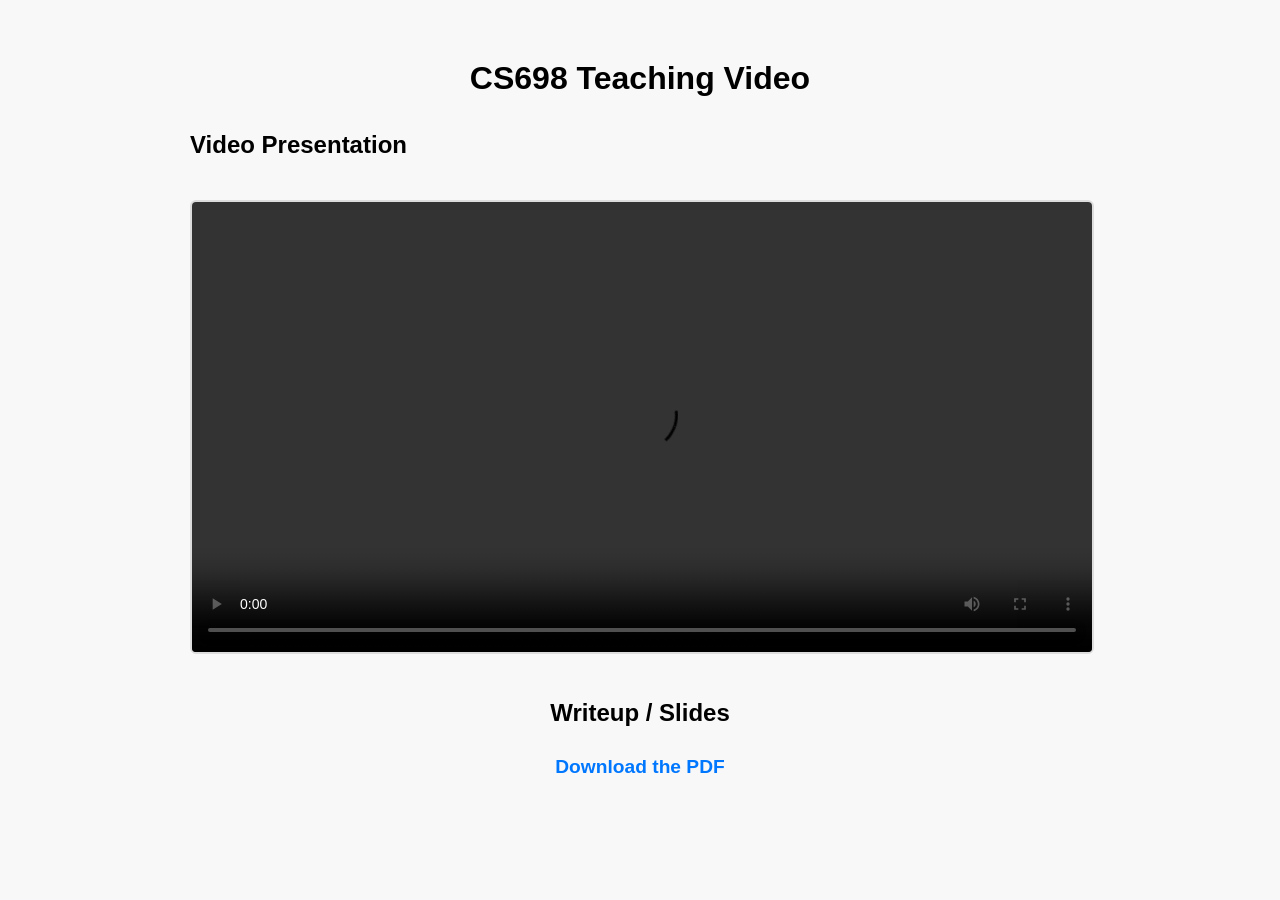
<file: CS698_teaching_video.html>
<!DOCTYPE html>
<html lang="en">
<head>
  <meta charset="UTF-8" />
  <meta name="viewport" content="width=device-width, initial-scale=1.0" />
  <title>CS698 Teaching Video</title>
  <style>
    body {
      font-family: Arial, sans-serif;
      background: #f8f8f8;
      margin: 0;
      padding: 0;
      line-height: 1.6;
    }
    main {
      max-width: 900px;
      margin: 0 auto;
      padding: 2rem;
    }
    h1 {
      text-align: center;
    }
    video {
      width: 100%;
      border: 2px solid #ddd;
      border-radius: 6px;
      margin-top: 1rem;
    }
    .pdf-link {
      margin-top: 2rem;
      text-align: center;
    }
    .pdf-link a {
      font-size: 1.2rem;
      color: #0077ff;
      text-decoration: none;
      font-weight: bold;
    }
  </style>
</head>

<body>
  <main>
    <h1>CS698 Teaching Video</h1>

    <h2>Video Presentation</h2>
    <video controls>
      <source src="uploads/CS698_teaching_video.mp4" type="video/mp4">
      Your browser does not support the video tag.
    </video>

    <div class="pdf-link">
      <h2>Writeup / Slides</h2>
      <a href="uploads/CS698_teaching_slides.pdf" target="_blank">Download the PDF</a>
    </div>
  </main>
</body>
</html>
</file>
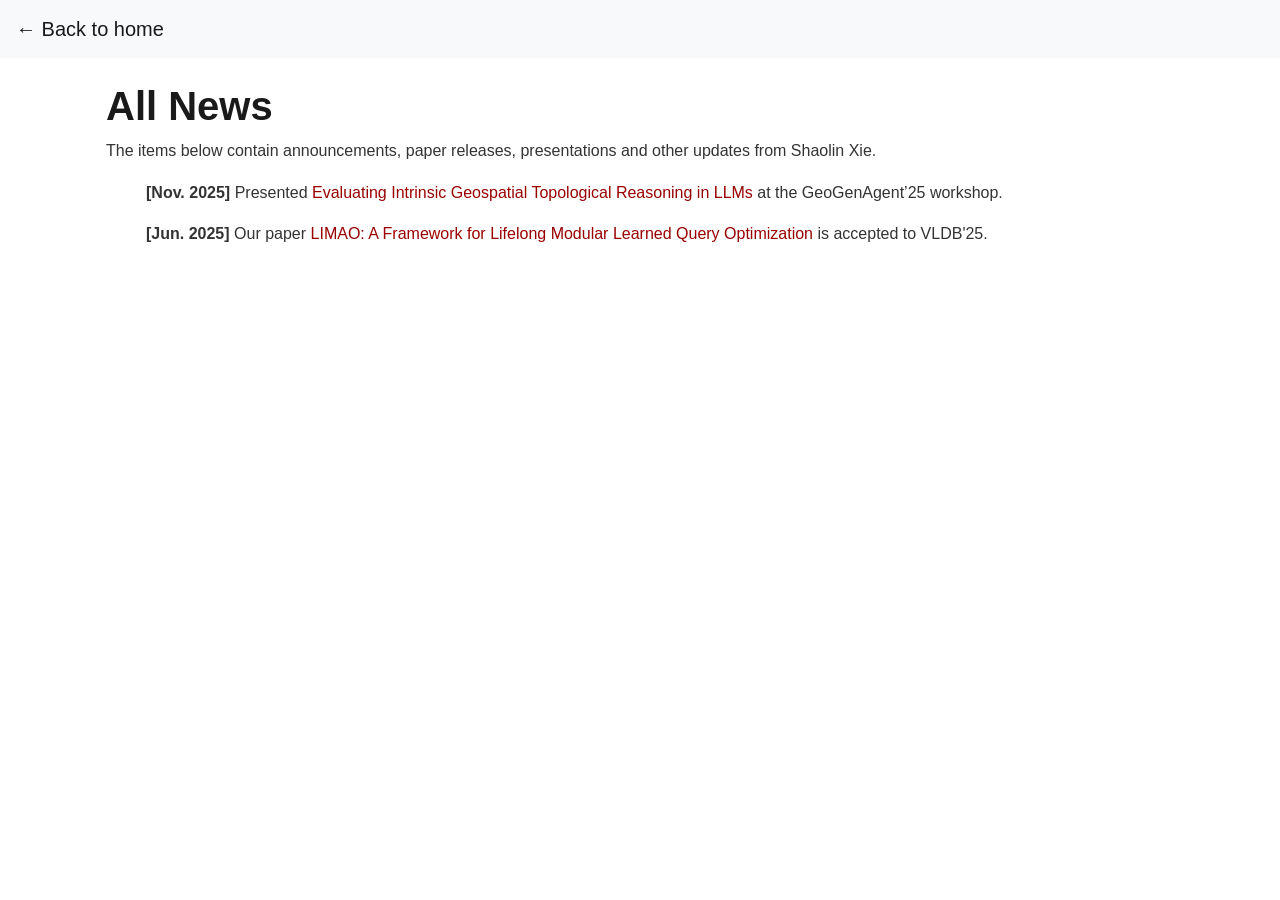
<file: news.html>
<!DOCTYPE html>
<html lang="en">
<head>
  <meta charset="UTF-8">
  <meta name="viewport" content="width=device-width, initial-scale=1.0">
  <title>All News – Shaolin Xie</title>
  <link rel="stylesheet" href="https://maxcdn.bootstrapcdn.com/bootstrap/4.6.2/css/bootstrap.min.css" integrity="sha384-+yl/jqS6sMbjyBPvypMKC/DrF44++B4jsj9ufPOnJxnfGkOBZyo/oRUZI07HzT29" crossorigin="anonymous">
  <link rel="stylesheet" href="css/style.css">
</head>
<body>
  <nav class="navbar navbar-light bg-light">
    <a class="navbar-brand" href="index.html">&larr; Back to home</a>
  </nav>
  <div class="container py-4">
    <h1>All News</h1>
    <p>The items below contain announcements, paper releases, presentations and other updates from Shaolin&nbsp;Xie.</p>
    <ul>
      <p><strong>[Nov.&nbsp;2025]</strong> Presented <a href="https://dl.acm.org/doi/10.1145/3764915.3770722" target="_blank" rel="noopener">Evaluating Intrinsic Geospatial Topological Reasoning in LLMs</a> at the GeoGenAgent’25 workshop.</p>
      </p><strong>[Jun.&nbsp;2025]</strong> Our paper <a href="https://arxiv.org/abs/2507.00188" target="_blank" rel="noopener">LIMAO: A Framework for Lifelong Modular Learned Query Optimization</a> is accepted to VLDB'25.</p>
          <!-- Add additional news items here as needed -->
    </ul>
  </div>
</body>
</html>
</file>
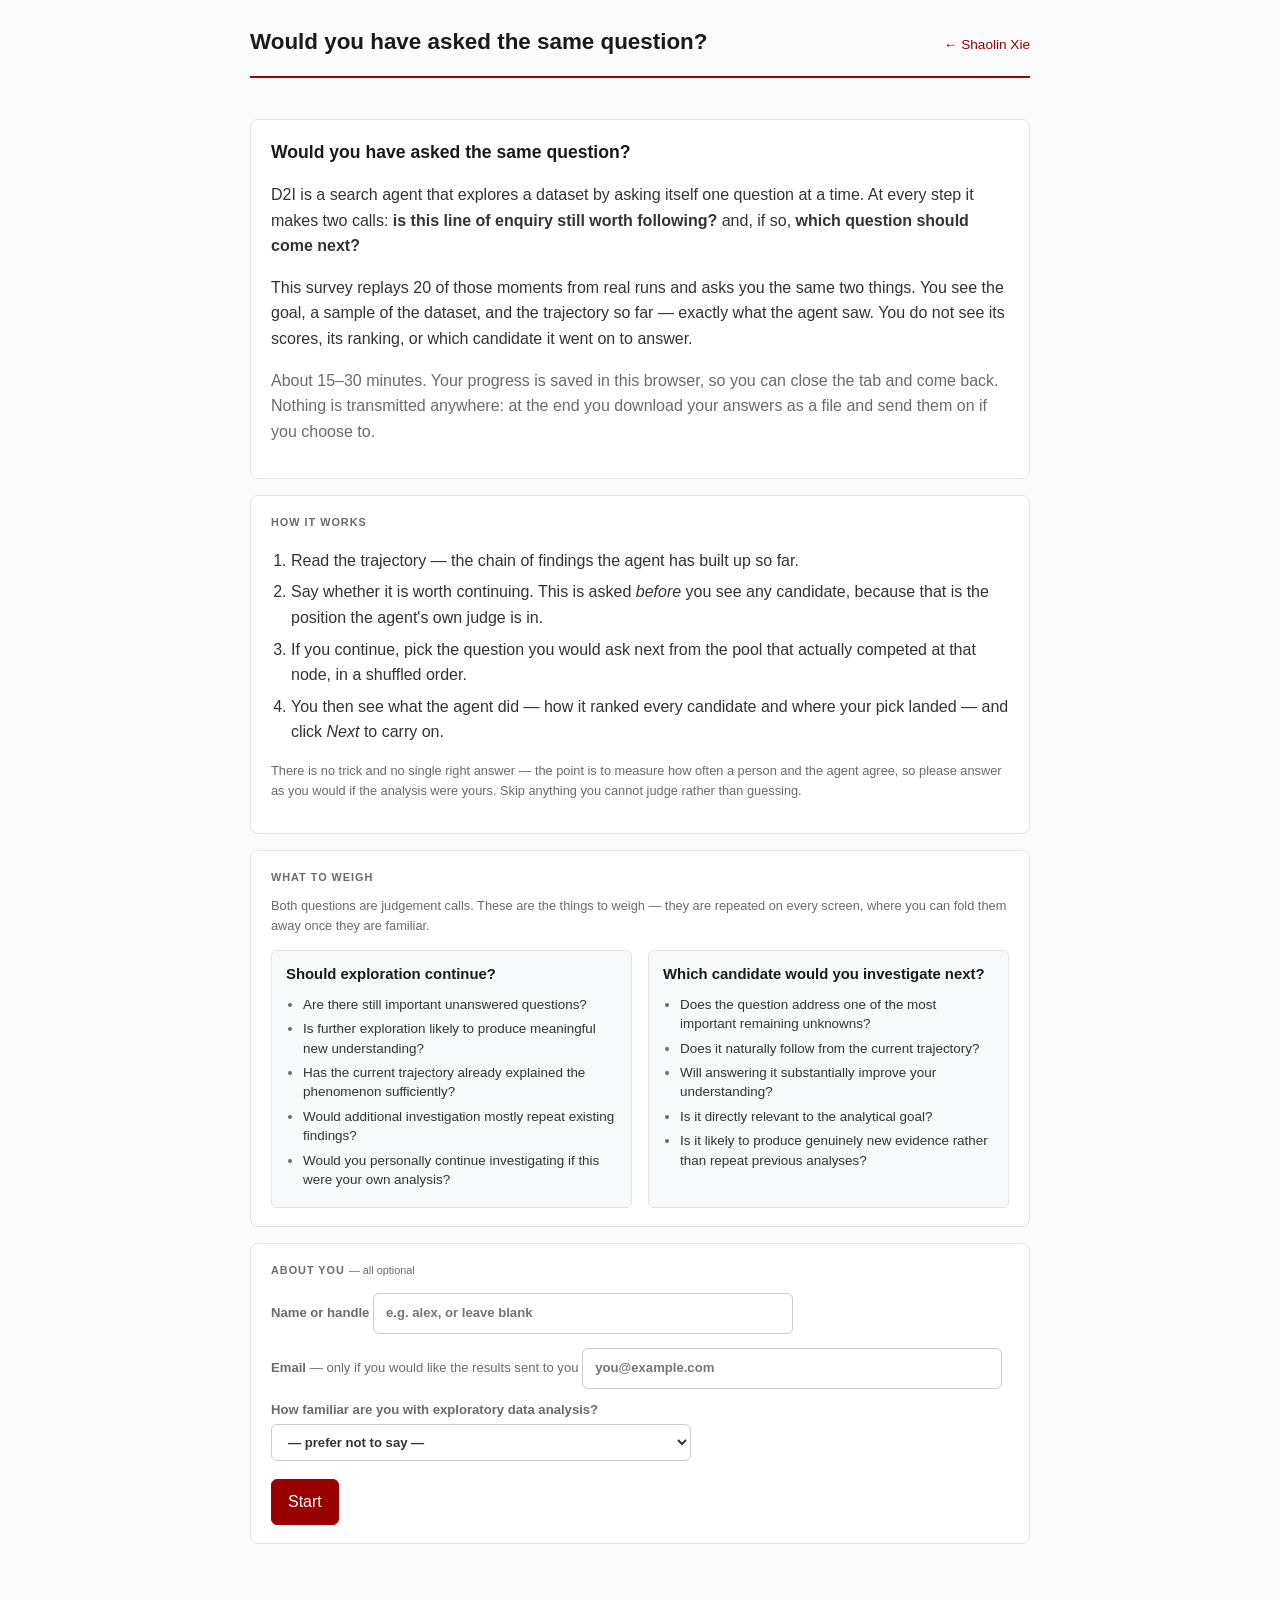
<file: survey/index_legacy.html>
<!DOCTYPE html>
<html lang="en">
<head>
<meta charset="UTF-8">
<meta name="viewport" content="width=device-width, initial-scale=1.0">
<title>Would you have asked the same question? — D2I human evaluation</title>
<meta name="description" content="A short survey: given a data-analysis trajectory, which question would you ask next? Your answers are compared against the D2I search agent.">
<meta name="robots" content="noindex, follow">
<style>
/* The site's palette (css/style.css) — cardinal and gold, Arial — on a survey layout that
   has to hold long questions and a scoring table, so it is narrower and quieter than the
   home page. Self-contained: this page is served on its own, without the site nav. */
:root {
  --ink: #333; --head: #1a1a1a; --muted: #6b6b6b; --line: #e5e5e5; --soft: #f8f9fa;
  --card: #fff; --bg: #fbfbfc; --accent: #990000; --accent-soft: #f6ecec; --gold: #FFCC00;
  --ok: #1a7a4c; --warn: #a35a00; --radius: 8px;
}
* { box-sizing: border-box; }
body {
  margin: 0; background: var(--bg); color: var(--ink);
  font-family: Arial, Helvetica, sans-serif; line-height: 1.6;
}
.wrap { max-width: 820px; margin: 0 auto; padding: 24px 20px 90px; }
/* The decision screen only. Prose screens (intro, results) stay at 820px, which is about as
   wide as a paragraph should be read; the decision screen is not prose but two panels side
   by side, so it is given room rather than stacking ~240 words into one tall column. */
.wrap.wide { max-width: 1280px; }
a { color: var(--accent); text-decoration: none; }
a:hover { text-decoration: underline; }
h1, h2, h3 { color: var(--head); margin-top: 0; margin-bottom: .5rem; font-weight: 600; }
h1 { font-size: 1.4rem; }
h2 { font-size: 1.1rem; }

header.top {
  display: flex; align-items: baseline; justify-content: space-between;
  gap: 12px; flex-wrap: wrap; border-bottom: 2px solid var(--accent); padding-bottom: 8px;
}
header.top .home { font-size: .85rem; }
.counter { font-size: .85rem; color: var(--muted); }
.bar { height: 5px; background: var(--line); border-radius: 99px; overflow: hidden; margin: 14px 0 22px; }
.bar > i { display: block; height: 100%; background: var(--accent); transition: width .25s ease; }

.card {
  background: var(--card); border: 1px solid var(--line); border-radius: var(--radius);
  padding: 18px 20px; margin-bottom: 16px;
}

/* The decision screen: context on the left, the question being asked on the right.
   Single column below the breakpoint, in the same order — context first, then the ask —
   so nothing depends on the two panels being side by side. */
/* `minmax(0, 1fr)` even in the single-column case: a grid item defaults to `min-width: auto`,
   which lets the 46-column sample table size the whole column to its content and push the
   page sideways. The 0 minimum is what keeps the table scrolling inside its own card. */
.split { display: grid; grid-template-columns: minmax(0, 1fr); gap: 16px; align-items: start; }
.split > .col-ctx > .card:last-child,
.split > .col-ask > .card:last-child { margin-bottom: 0; }

@media (min-width: 1040px) {
  .split { grid-template-columns: minmax(0, 1fr) minmax(0, 1.08fr); gap: 20px; }
  /* Each panel scrolls with the page, but sticks once its own top passes the viewport, so
     the candidate list and the trajectory it is being judged against stay together however
     unequal their heights are. */
  .split > .col-ctx, .split > .col-ask {
    position: sticky; top: 16px;
    max-height: calc(100vh - 32px); overflow-y: auto; overscroll-behavior: contain;
  }
  /* The scrollbar would otherwise sit hard against the card edge. */
  .split > .col-ctx { padding-right: 4px; }
}
.eyebrow {
  font-size: .68rem; font-weight: 700; letter-spacing: .09em; text-transform: uppercase;
  color: var(--muted); margin-bottom: 10px;
}
.goal { font-size: 1rem; color: var(--head); }
.cols { margin-top: 10px; display: flex; flex-wrap: wrap; gap: 6px; }
.col {
  font-size: .75rem; padding: 2px 9px; border-radius: 99px;
  background: var(--accent-soft); color: var(--accent);
}

/* The trajectory: a vertical spine, the current node highlighted.

   A step carries four different kinds of text, and the point of the styling is that they
   should never be mistaken for each other:

     .meta     where you are      — a small caps label and the operator as a pill
     .q        what was asked     — italic, quiet: it is context, not the finding
     .finding  what was found     — the payload, and the only thing set in full ink
     .stat     the evidence       — monospace in a chip, so numbers read as numbers

   Only one of the four is dark. Making them all legible-but-grey is what made the panel
   read as a wall. */
.step { border-left: 2px solid var(--line); padding: 0 0 18px 18px; margin-left: 4px; position: relative; }
.step:last-child { padding-bottom: 0; }
.step::before {
  content: ""; position: absolute; left: -5px; top: 7px; width: 8px; height: 8px;
  border-radius: 99px; background: var(--line);
}
.step.head::before {
  background: var(--accent); box-shadow: 0 0 0 3px var(--accent-soft);
}
/* Deliberately *not* the uppercase treatment `.eyebrow` uses: that is the card-title voice,
   and reusing it here made two ranks of heading compete inside one card. The pill carries
   the structure; this is just a whereabouts note. */
.step .meta {
  display: flex; align-items: center; gap: 8px; flex-wrap: wrap;
  font-size: .74rem; color: var(--muted); margin-bottom: 6px;
}
.step .q {
  color: var(--muted); font-style: italic; font-size: .89rem;
  margin-bottom: 5px; line-height: 1.5;
}
.step .finding { color: var(--head); }
/* The node actually being judged. Marked by tinting the block, not by bolding the text —
   these findings run to several lines, and a bold paragraph is harder to read, not easier. */
.step.head {
  background: var(--accent-soft); border-left-color: var(--accent);
  border-radius: 0 var(--radius) var(--radius) 0;
  padding: 10px 12px 12px 18px; margin-top: 2px;
}
.step.head .meta { color: var(--accent); }
.step.head .stat { background: var(--card); }
.step .stat {
  display: inline-block; margin-top: 7px; padding: 1px 8px;
  font-size: .72rem; color: var(--muted); background: var(--soft);
  border: 1px solid var(--line); border-radius: 5px;
  font-family: ui-monospace, SFMono-Regular, Menlo, Consolas, monospace;
}

/* The question being put, separated from the options by a rule rather than by spacing alone
   — the one place on the screen where the eye should stop first. */
.ask { font-weight: 700; color: var(--head); margin-bottom: 4px; font-size: 1.06rem; }
.ask-sub {
  font-size: .84rem; color: var(--muted);
  padding-bottom: 12px; margin-bottom: 14px; border-bottom: 1px solid var(--line);
}
/* The answer controls are not part of the option list, so they are set apart from it. */
.actions { margin-top: 16px; padding-top: 14px; border-top: 1px solid var(--line); }

/* The criteria to weigh. Set as a quiet inset rather than as body text: it is a checklist to
   glance down, not another paragraph competing with the candidates for attention. */
details.guide {
  border: 1px solid var(--line); border-top: 1px solid var(--line);
  background: var(--soft); border-radius: 6px; padding: 9px 13px; margin-bottom: 14px;
}
details.guide > summary {
  cursor: pointer; list-style: none; color: var(--muted);
  font-size: .76rem; font-weight: 700; letter-spacing: .04em; text-transform: uppercase;
}
details.guide > summary::-webkit-details-marker { display: none; }
/* A border triangle rather than a ▾ glyph: the arrow characters fall back inconsistently
   across the fonts this page asks for, and one of them rendered as a dash. */
details.guide > summary::after {
  content: ""; display: inline-block; margin-left: 7px; vertical-align: middle;
  border: 4px solid transparent; border-top-color: currentColor;
  transform: translateY(2px); transition: transform .15s ease;
}
details.guide[open] > summary::after { transform: translateY(-2px) rotate(180deg); }
details.guide > summary:hover { color: var(--accent); }
details.guide ul { margin: 9px 0 1px; padding-left: 17px; }
details.guide li {
  font-size: .84rem; color: var(--ink); line-height: 1.45; margin-bottom: 5px;
}
details.guide li::marker { color: var(--muted); }

/* The same criteria on the intro, laid out side by side so the two decisions are visibly
   two different judgements rather than one long list. */
.guides { display: grid; gap: 16px; margin-top: 12px; }
@media (min-width: 720px) { .guides { grid-template-columns: 1fr 1fr; } }
.guides > div {
  background: var(--soft); border: 1px solid var(--line);
  border-radius: 6px; padding: 12px 14px;
}
.guide-ask { font-weight: 600; color: var(--head); font-size: .93rem; }
.guides ul { margin: 8px 0 0; padding-left: 17px; }
.guides li { font-size: .84rem; line-height: 1.45; margin-bottom: 5px; }
.guides li::marker { color: var(--muted); }
.row { display: flex; gap: 10px; flex-wrap: wrap; align-items: center; }

button {
  font: inherit; color: var(--ink); background: var(--card); border: 1px solid #ccc;
  border-radius: 6px; padding: 9px 16px; cursor: pointer; transition: .12s;
}
button:hover:not(:disabled) { border-color: var(--accent); color: var(--accent); }
button.primary { background: var(--accent); border-color: var(--accent); color: #fff; }
button.primary:hover:not(:disabled) { background: #7a0000; color: #fff; }
button:disabled { opacity: .45; cursor: not-allowed; }
button.ghost { color: var(--muted); border-color: transparent; }
button.ghost:hover:not(:disabled) { border-color: #ccc; }
kbd {
  font: .7rem ui-monospace, SFMono-Regular, Menlo, Consolas, monospace;
  border: 1px solid #ccc; border-bottom-width: 2px; border-radius: 4px;
  padding: 1px 5px; color: var(--muted); margin-right: 6px;
}

/* one candidate question */
.cand {
  display: flex; gap: 12px; align-items: flex-start; width: 100%; text-align: left;
  padding: 11px 14px; margin-bottom: 7px; line-height: 1.5;
}
.cand:hover:not(:disabled) { background: var(--accent-soft); }
.cand.sel { border-color: var(--accent); background: var(--accent-soft); }
.cand .n {
  flex: none; width: 23px; height: 23px; border-radius: 99px; background: var(--soft);
  border: 1px solid var(--line); font-size: .78rem; display: grid; place-items: center; margin-top: 1px;
}
.cand.sel .n { background: var(--accent); border-color: var(--accent); color: #fff; }
.cand .grow { flex: 1; }
.tag {
  font-size: .7rem; padding: 1px 7px; border-radius: 99px; background: var(--soft);
  border: 1px solid var(--line); color: var(--muted); margin-right: 8px; white-space: nowrap;
}

input[type=text], input[type=email], textarea, select {
  font: inherit; color: var(--ink); background: #fff; border: 1px solid #ccc;
  border-radius: 6px; padding: 9px 12px; margin: 4px 0 10px; width: 100%; max-width: 420px;
}
label.field { display: block; font-size: .82rem; color: var(--muted); font-weight: 600; }
.hint { font-size: .8rem; color: var(--muted); margin-top: 12px; }
.err { color: var(--accent); font-size: .85rem; margin-top: 10px; font-weight: 600; }

/* the dataset sample above every question: a few real rows, so the goal and the candidate
   questions can be read against the data they are about. Its own card, so the goal is not
   read as a caption for the table. */
.sample-head {
  display: flex; align-items: baseline; justify-content: space-between; gap: 10px;
  flex-wrap: wrap;
}
table.sample { font-size: .8rem; margin-top: 6px; }
table.sample th, table.sample td { white-space: nowrap; text-align: left; }
table.sample td.num, table.sample th.num { text-align: right; font-variant-numeric: tabular-nums; }
table.sample tbody tr:last-child td { border-bottom: none; }
table.sample tbody td { color: var(--head); }

table { border-collapse: collapse; width: 100%; font-size: .85rem; margin-top: 10px; }
th, td { text-align: right; padding: 6px 8px; border-bottom: 1px solid var(--line); }
th { font-size: .7rem; text-transform: uppercase; letter-spacing: .05em; color: var(--muted); }
td.q, th.q { text-align: left; }
tr.picked td { background: #fffbe6; font-weight: 600; }
tr.top td { color: var(--head); }
.mono { font-family: ui-monospace, SFMono-Regular, Menlo, Consolas, monospace; }
.ok { color: var(--ok); font-weight: 600; }
.warn { color: var(--warn); font-weight: 600; }
.muted { color: var(--muted); }
/* Horizontally scrollable, with shadows that appear only on the side there is more to see.
   Purely CSS: the two `local` gradients are painted with the content and slide away as it
   scrolls, uncovering the fixed `scroll` shadows underneath. Without this a 46-column
   sample just looks cut off at the card edge. */
.scroll {
  overflow-x: auto;
  background:
    linear-gradient(to right, var(--card) 40%, rgba(255, 255, 255, 0)) left center,
    linear-gradient(to left, var(--card) 40%, rgba(255, 255, 255, 0)) right center,
    radial-gradient(farthest-side at 0 50%, rgba(0, 0, 0, .13), rgba(0, 0, 0, 0)) left center,
    radial-gradient(farthest-side at 100% 50%, rgba(0, 0, 0, .13), rgba(0, 0, 0, 0)) right center;
  background-repeat: no-repeat;
  background-size: 34px 100%, 34px 100%, 13px 100%, 13px 100%;
  background-attachment: local, local, scroll, scroll;
}

.tiles { display: flex; flex-wrap: wrap; gap: 12px; margin: 14px 0 4px; }
.tile {
  flex: 1 1 150px; border: 1px solid var(--line); border-radius: var(--radius);
  padding: 12px 14px; background: var(--soft);
}
.tile .big { font-size: 1.6rem; font-weight: 700; color: var(--accent); line-height: 1.2; }
.tile .lbl { font-size: .74rem; color: var(--muted); text-transform: uppercase; letter-spacing: .05em; }
.tile .lbl.mono { text-transform: none; letter-spacing: 0; opacity: .8; margin-top: 4px; }

/* The group headers inside the results table ("Selection alignment"). */
th.grp {
  text-align: left; background: var(--soft); color: var(--head);
  font-size: .74rem; text-transform: uppercase; letter-spacing: .05em;
}
h3 { font-size: .95rem; color: var(--head); margin: 22px 0 6px; }

details { border-top: 1px solid var(--line); padding: 10px 0; }
details summary { cursor: pointer; font-size: .9rem; color: var(--head); }
ol.steps { padding-left: 20px; } ol.steps li { margin-bottom: 6px; }
</style>
</head>
<body>
<div class="wrap">
  <header class="top">
    <h1 id="title">D2I human evaluation</h1>
    <span class="home" id="nav"></span>          <!-- filled by navLink(), which depends on the screen -->
  </header>
  <div class="counter" id="counter"></div>
  <div class="bar" id="barwrap" style="visibility:hidden"><i id="prog" style="width:0"></i></div>
  <div id="app"><p class="muted">Loading the survey…</p></div>
</div>

<!-- The scoring. A plain script, not a module: survey/tests/run_metrics.mjs `require`s the
     same file to prove the browser and the offline analysis agree cell for cell, and a
     module would make that indirection harder for no gain. Deploying index.html without
     this file leaves the completion page with no results. -->
<script src="metrics.js"></script>
<script>
/* ------------------------------------------------------------------ helpers */
const $ = (h) => { const t = document.createElement("template"); t.innerHTML = h.trim(); return t.content.firstChild; };
const esc = (s) => String(s ?? "").replace(/[&<>"]/g, c => ({"&":"&amp;","<":"&lt;",">":"&gt;",'"':"&quot;"}[c]));
const app = document.getElementById("app");

const KEY = "d2i-survey-v1";          // one saved response per browser, bumped if the schema moves

/* Where Submit posts: the /exec URL of the Apps Script in survey/apps_script/, which appends
   to a Google Sheet and mails the response on. Left empty the button does not appear at all
   and the closing screen offers only the download — so the page is correct both before the
   script is deployed and after, and a half-configured endpoint can never silently eat a
   response. */
const ENDPOINT = "";

/* ------------------------------------------------------------------ state
   `survey` is the public bundle; `truth` is fetched only once the last decision is locked in,
   so the answer key is not sitting in the tab while the questions are still being answered.
   `R` is the response under construction — mirrored into localStorage after every verdict,
   which is what makes a reload or a closed laptop non-fatal. */
let survey = null, truth = null, R = null;
let stage = "stop", sel = null, screen = "intro", lastStop = null, err = "";
/* A note typed on the stop screen. The pick screen has its own box, so if both are filled
   the later one wins — the same precedence as the CLI's `note = note2 or note`. */
let stopNote = "";
/* Set while the model's answer to the decision just judged is on screen; cleared by Next. */
let revealed = null;

const decisions = () => survey.decisions;
const judged = () => new Set(R.verdicts.map(v => v.decision));
const nextIndex = () => decisions().findIndex(d => !judged().has(d.id));

function save() { try { localStorage.setItem(KEY, JSON.stringify(R)); } catch (e) {} }

/* A submission id, minted once per response. The submit path can legitimately send the same
   response twice — see submit() — so the receiving script needs something stable to
   recognise the second copy by. */
function uuid() {
  if (window.crypto && crypto.randomUUID) return crypto.randomUUID();
  return "r-" + Date.now().toString(36) + "-" + Math.random().toString(36).slice(2, 10);
}

function fresh(respondent) {
  return {
    id: uuid(),
    survey: {built_at: survey.meta.built_at, seed: survey.meta.seed, n_decisions: survey.meta.n_decisions},
    respondent,
    started_at: new Date().toISOString(),
    finished_at: null,
    submitted_at: null,
    user_agent: navigator.userAgent,
    verdicts: [],
  };
}

/* One verdict, shaped like human_trajectory_eval.make_verdict — minus `true_index`, which
   this page genuinely cannot compute: the shuffle that maps a slot back to a candidate is
   only in the private bundle. score_survey.py resolves it at scoring time. */
function record(decision, terminate, slot, choice, note) {
  const v = {
    decision: decision.id,
    terminate: terminate === undefined ? null : terminate,
    slot: slot === undefined ? null : slot,
    choice: choice,
    note: (note || "").trim(),
    ts: new Date().toISOString(),
  };
  R.verdicts.push(v);
  save();
  return v;
}

/* A decision is finished: show the model's ranking if this build reveals as it goes,
   otherwise go straight on. Every path that records a verdict ends here, so the two modes
   cannot diverge. */
function advance(decision, verdict) {
  if (!survey.meta.feedback) return begin();
  // Feedback is on, so a reveal is always shown — even when the key is missing, where the
  // screen says so. Skipping silently is indistinguishable from a broken Submit button.
  revealed = {d: decision, phase: "pick", v: verdict, missing: !(truth && truth[decision.id])};
  return render();
}

/* The stop answer is given, but nothing is written yet: the two questions still produce ONE
   verdict, so it is recorded once the whole decision is done. Reveal how the search actually
   ruled on stopping, then go on to the candidates.

   Showing this before the candidate question is a deliberate departure from the CLI, which
   holds both halves back until the end precisely so that learning the search continued here
   cannot tilt the pick that follows. Answering the candidate question at every node — rather
   than ending the decision on "terminate" — is what makes it worth the trade: it doubles the
   picks the sample yields. `report()` already flags feedback-driven dependence in its
   footnote, and that caveat now covers this too. */
function afterStop(decision) {
  if (survey.meta.feedback) {
    revealed = {d: decision, phase: "stop", terminate: lastStop,
                missing: !(truth && truth[decision.id])};
    return render();
  }
  return toCandidates(decision);
}

/* Leave the stop reveal. Every node that offers candidates now asks for one, whether the
   respondent said continue or terminate; a node with none is finished here. */
function toCandidates(decision) {
  revealed = null;
  if (decision.candidates.length) {
    stage = "pick"; sel = null;
    return render();
  }
  record(decision, lastStop, null, lastStop ? "t" : "c", stopNote);
  return begin();
}

/* ------------------------------------------------------------------ chrome */

/* The header link. The opening screen is the survey's front page, so from anywhere else the
   link goes back to it — never discarding an answer, since everything is already saved and
   that screen offers Resume. On the opening screen itself there is nothing to go back to,
   so it becomes the way out to the rest of the site. */
function navLink() {
  const nav = document.getElementById("nav");
  if (!nav) return;
  if (screen === "intro" || !R) {
    nav.innerHTML = `<a href="../index.html">← Shaolin Xie</a>`;
    return;
  }
  nav.innerHTML = `<a href="#" id="back">← Back to the start</a>`;
  document.getElementById("back").onclick = (e) => {
    e.preventDefault();
    screen = "intro";
    render();
  };
}

function chrome() {
  navLink();
  // Only the decision screen goes two-column, so only it gets the wider container. A reveal
  // is a single card and reads as prose, so it stays in the narrow measure.
  document.querySelector(".wrap").classList.toggle(
    "wide", screen === "judge" && !!R && !revealed && nextIndex() >= 0);
  const c = document.getElementById("counter"), bar = document.getElementById("barwrap");
  if (screen !== "judge" || !R) { c.textContent = ""; bar.style.visibility = "hidden"; return; }
  const done = R.verdicts.length, total = decisions().length, i = nextIndex();
  bar.style.visibility = "visible";
  // While a reveal is up, `nextIndex` already points past it — the header should still name
  // the decision on screen, which is the one just answered.
  const shown = revealed ? decisions().findIndex(x => x.id === revealed.d.id) : i;
  c.textContent = revealed
                ? `Decision ${shown + 1} of ${total}`
                  // The stop reveal sits mid-decision — the candidate question still follows.
                  + (revealed.phase === "stop" ? "" : " — answered")
                : i >= 0 ? `Decision ${i + 1} of ${total}`
                : `${done} of ${total} answered`;
  document.getElementById("prog").style.width = (100 * done / Math.max(1, total)) + "%";
}

/* ------------------------------------------------------------------ intro */
function renderIntro() {
  const m = survey.meta;
  const resume = R && R.verdicts.length && nextIndex() >= 0;
  app.innerHTML = "";
  app.append($(`
    <div>
      <div class="card">
        <h2>${esc(m.title)}</h2>
        <p>D2I is a search agent that explores a dataset by asking itself one question at a
        time. At every step it makes two calls: <strong>is this line of enquiry still worth
        following?</strong> and, if so, <strong>which question should come next?</strong></p>
        <p>This survey replays ${m.n_decisions} of those moments from real runs and asks you
        the same two things. You see the goal, a sample of the dataset, and the trajectory so
        far — exactly what the agent saw. You do not see its scores, its ranking, or which
        candidate it went on to answer.</p>
        <p class="muted">About ${Math.max(3, Math.round(m.n_decisions * 0.75))}–${Math.round(m.n_decisions * 1.5)} minutes.
        Your progress is saved in this browser, so you can close the tab and come back.
        Nothing is transmitted anywhere: at the end you download your answers as a file and
        send them on if you choose to.</p>
      </div>

      <div class="card">
        <div class="eyebrow">How it works</div>
        <ol class="steps">
          <li>Read the trajectory — the chain of findings the agent has built up so far.</li>
          <li>Say whether it is worth continuing. This is asked <em>before</em> you see any
              candidate, because that is the position the agent's own judge is in.</li>
          <li>If you continue, pick the question you would ask next from the pool that
              actually competed at that node, in a shuffled order.</li>
          ${survey.meta.feedback ? `<li>You then see what the agent did — how it ranked every
              candidate and where your pick landed — and click <em>Next</em> to carry on.</li>` : ""}
        </ol>
        <p class="hint">There is no trick and no single right answer — the point is to measure
        how often a person and the agent agree, so please answer as you would if the analysis
        were yours. Skip anything you cannot judge rather than guessing.</p>
      </div>

      <div class="card">
        <div class="eyebrow">What to weigh</div>
        <p class="hint" style="margin-top:0">Both questions are judgement calls. These are the
        things to weigh — they are repeated on every screen, where you can fold them away once
        they are familiar.</p>
        <div class="guides">
          ${["stop", "pick"].map(k => `
            <div>
              <div class="guide-ask">${esc(GUIDE[k].ask)}</div>
              <ul>${GUIDE[k].points.map(p => `<li>${esc(p)}</li>`).join("")}</ul>
            </div>`).join("")}
        </div>
      </div>

      <div class="card">
        <div class="eyebrow">About you <span class="muted" style="text-transform:none;letter-spacing:0;font-weight:400">— all optional</span></div>
        <label class="field">Name or handle
          <input type="text" id="name" placeholder="e.g. alex, or leave blank" autocomplete="off"></label>
        <label class="field">Email <span class="muted" style="font-weight:400">— only if you would like the results sent to you</span>
          <input type="email" id="email" placeholder="you@example.com" autocomplete="off"></label>
        <label class="field">How familiar are you with exploratory data analysis?
          <select id="background">
            <option value="">— prefer not to say —</option>
            <option value="daily">I do it regularly (analyst, data scientist, researcher)</option>
            <option value="some">Some experience</option>
            <option value="little">Little or none</option>
          </select></label>
        <div class="row" style="margin-top:8px">
          <button class="primary" id="go">${resume ? "Resume" : "Start"}</button>
          ${resume ? `<span class="muted">${R.verdicts.length} of ${decisions().length} already answered</span>
                      <button class="ghost" id="restart">Start over</button>` : ""}
        </div>
        ${err ? `<div class="err">${esc(err)}</div>` : ""}
      </div>
    </div>`));

  if (R && R.respondent) {
    document.getElementById("name").value = R.respondent.name || "";
    document.getElementById("email").value = R.respondent.email || "";
    document.getElementById("background").value = R.respondent.background || "";
  }
  document.getElementById("go").onclick = () => {
    const respondent = {
      name: document.getElementById("name").value.trim(),
      email: document.getElementById("email").value.trim(),
      background: document.getElementById("background").value,
    };
    if (!R || !R.verdicts.length) R = fresh(respondent);
    else R.respondent = respondent;
    save();
    screen = "judge"; begin();
  };
  const rs = document.getElementById("restart");
  if (rs) rs.onclick = () => {
    if (!confirm("Discard your answers so far and start again?")) return;
    R = null; localStorage.removeItem(KEY); render();
  };
}

/* ------------------------------------------------------------------ judging */
function begin() {
  const d = decisions()[nextIndex()];
  stage = d && d.ask_stop ? "stop" : "pick";
  sel = null; lastStop = null; stopNote = "";
  render();
}

/* One cell of the data sample. Values arrive exactly as the run's report.json held them, so
   pandas' midnight timestamps ("2010-01-01T00:00:00") are shortened back to the date they
   stand for, and a long string is cut with the full value left on the title attribute. */
function cell(v) {
  if (v === null || v === undefined || v === "") return "—";
  if (typeof v === "number") return Number.isInteger(v) ? v.toLocaleString() : String(+v.toFixed(4));
  const s = String(v);
  const day = /^(\d{4}-\d{2}-\d{2})T00:00:00(\.0+)?$/.exec(s);
  return day ? day[1] : s;
}

/* The rows the agent itself was shown, from report.json's `data_sample`, keyed by run.
   Nothing here is a tell: it is the sample dataset, not anything anyone concluded from it —
   and reading the goal or a candidate question without seeing a row is guesswork.

   Real rows say what the columns are *and* what is in them, so the column list is not shown
   alongside them. It is still the fallback for a run whose report.json carried no
   data_sample, where the alternative would be a goal with no schema at all. */
function dataSample(d) {
  const s = (survey.samples || {})[d.run];
  if (!s || !s.rows || !s.rows.length) {
    return d.columns && d.columns.length
      ? `<div class="card">
           <div class="eyebrow">The columns</div>
           <div class="cols">${d.columns.map(c => `<span class="col">${esc(c)}</span>`).join("")}</div>
         </div>`
      : "";
  }
  const cols = s.columns && s.columns.length ? s.columns : Object.keys(s.rows[0]);
  // Right-align a column only when every value in it is a number, so mixed or text columns
  // are not raggedly aligned against the numeric ones.
  const num = cols.map(c => s.rows.every(r => r[c] === null || typeof r[c] === "number"));
  const head = cols.map((c, i) => `<th class="${num[i] ? "num" : ""}">${esc(c)}</th>`).join("");
  const body = s.rows.map(r => `<tr>${cols.map((c, i) => {
    const t = cell(r[c]);
    const cut = t.length > 44 ? t.slice(0, 42) + "…" : t;
    return `<td class="${num[i] ? "num" : ""}"${cut === t ? "" : ` title="${esc(t)}"`}>${esc(cut)}</td>`;
  }).join("")}</tr>`).join("");
  const shape = s.n_rows
    ? `${s.rows.length} of ${s.n_rows.toLocaleString()} rows`
    : `${s.rows.length} rows`;
  return `
    <div class="card">
      <div class="sample-head">
        <div class="eyebrow" style="margin-bottom:0">Sample dataset</div>
        <span class="muted" style="font-size:.78rem">${shape}${
          s.n_columns ? ` &nbsp;·&nbsp; ${s.n_columns} columns` : ""} &nbsp;·&nbsp; sampled</span>
      </div>
      <div class="scroll"><table class="sample">
        <thead><tr>${head}</tr></thead><tbody>${body}</tbody></table></div>
    </div>`;
}

/* What a respondent is asked to weigh, for each of the two decisions. Stated once here and
   rendered both in the intro (in full, before anyone starts) and on every decision screen
   (collapsible, as a reminder) — so the wording a respondent judges against cannot drift
   between the two places. */
const GUIDE = {
  pick: {
    ask: "Which candidate would you investigate next?",
    points: [
      "Does the question address one of the most important remaining unknowns?",
      "Does it naturally follow from the current trajectory?",
      "Will answering it substantially improve your understanding?",
      "Is it directly relevant to the analytical goal?",
      "Is it likely to produce genuinely new evidence rather than repeat previous analyses?",
    ],
  },
  stop: {
    ask: "Should exploration continue?",
    points: [
      "Are there still important unanswered questions?",
      "Is further exploration likely to produce meaningful new understanding?",
      "Has the current trajectory already explained the phenomenon sufficiently?",
      "Would additional investigation mostly repeat existing findings?",
      "Would you personally continue investigating if this were your own analysis?",
    ],
  },
};

/* The same five points are put on all 20 screens, so they are collapsible: open by default,
   and once a respondent closes them they stay closed. Guidance that cannot be dismissed
   stops being read and just adds to the wall of text it was meant to help with. */
const GUIDE_KEY = "d2i-survey-guide-open";
const guideOpen = () => localStorage.getItem(GUIDE_KEY) !== "0";

function guide(kind) {
  const g = GUIDE[kind];
  return `
    <details class="guide"${guideOpen() ? " open" : ""}>
      <summary>When making your decision, consider…</summary>
      <ul>${g.points.map(p => `<li>${esc(p)}</li>`).join("")}</ul>
    </details>`;
}

/* Everything the respondent consults but does not act on: the goal, the sample rows and the
   trajectory that led here. The left panel on a wide screen. */
function trajectory(d) {
  const last = d.path.length - 1;
  const steps = d.path.map((s, i) => `
    <div class="step ${i === last ? "head" : ""}">
      <div class="meta">
        <span class="tag">${esc(s.action)}</span>
        <span>step ${i} · depth ${s.depth}${i === last ? " · the node being judged" : ""}</span>
      </div>
      ${s.question ? `<div class="q">${esc(s.question)}</div>` : ""}
      ${s.label ? `<div class="finding">${esc(s.label)}</div>` : ""}
      <div class="stat">${esc(s.statistic)}</div>
    </div>`).join("");
  // Three cards, not two: the goal, the data and the path taken through it are three
  // different things to look at, and running them together is most of what made the panel
  // feel like one undifferentiated block of text.
  return `
    <div class="card">
      <div class="eyebrow">The analyst's goal</div>
      <div class="goal">${esc(d.goal)}</div>
    </div>
    ${dataSample(d)}
    <div class="card">
      <div class="eyebrow">Trajectory so far &nbsp;·&nbsp; depth ${d.depth} → ${d.child_depth}</div>
      ${steps}
    </div>`;
}

function renderDecision(d) {
  let body = "";
  if (stage === "stop") {
    // Picked and submitted exactly like a candidate, rather than acted on immediately: the
    // two questions then read as one interface, and a mis-click is recoverable before it is
    // recorded — which matters more here, since "stop here" ends the decision outright.
    body += `
      <div class="card">
        <div class="ask">${esc(GUIDE.stop.ask)}</div>
        <div class="ask-sub">Judge it on the trajectory alone — the candidate questions come next.</div>
        ${guide("stop")}
        ${[["continue", "Keep exploring", "this line still has somewhere useful to go"],
           ["terminate", "Stop here", "the line is spent — further questions would add little"]]
          .map(([act, label, why], i) => `
          <button class="cand" data-stop="${i}">
            <span class="n">${i + 1}</span>
            <span class="grow"><span class="tag">${act}</span><strong>${label}</strong>
              <span class="muted"> — ${why}</span></span>
          </button>`).join("")}
        <div class="actions">
        <label class="field">Why? <span class="muted" style="font-weight:400">— optional, one line</span>
          <input type="text" id="note" placeholder="e.g. the goal is already answered"></label>
        <div class="row">
          <button class="primary" id="submit" disabled>Submit</button>
          <button class="ghost" data-act="skip"><kbd>S</kbd>Skip — I cannot judge this</button>
          ${R.verdicts.length ? `<button class="ghost" data-act="undo"><kbd>U</kbd>Back</button>` : ""}
        </div>
        <div class="hint">Press <kbd>1</kbd> or <kbd>2</kbd> to select, <kbd>↵</kbd> to submit.</div>
        </div>
      </div>`;
  } else {
    body += `
      <div class="card">
        <div class="ask">${esc(GUIDE.pick.ask)}</div>
        <div class="ask-sub">These are the ${d.candidates.length} candidates that competed at this
          node, in a random order.</div>
        ${guide("pick")}
        ${d.candidates.map(c => `
          <button class="cand" data-slot="${c.slot}">
            <span class="n">${c.slot}</span>
            <span class="grow"><span class="tag">${esc(c.action)}</span>${esc(c.question)}</span>
          </button>`).join("")}
        <div class="actions">
        <label class="field">Why? <span class="muted" style="font-weight:400">— optional, one line</span>
          <input type="text" id="note" placeholder="e.g. the only one that touches the second half of the goal"></label>
        <div class="row">
          <button class="primary" id="submit" disabled>Submit</button>
          <button class="ghost" data-act="skip"><kbd>S</kbd>Skip — I cannot judge this</button>
          <button class="ghost" data-act="back"><kbd>U</kbd>Back</button>
        </div>
        <div class="hint">Press <kbd>1</kbd>–<kbd>${d.candidates.length}</kbd> to select, <kbd>↵</kbd> to submit.</div>
        </div>
      </div>`;
  }
  app.innerHTML = "";
  app.append($(`<div class="split">
    <div class="col-ctx">${trajectory(d)}</div>
    <div class="col-ask">${body}</div>
  </div>`));
  app.querySelectorAll("[data-act]").forEach(b => b.onclick = () => act(b.dataset.act, d));
  // Remember whether the guidance is wanted, so the choice survives the next 19 screens.
  const g = app.querySelector("details.guide");
  if (g) g.ontoggle = () => localStorage.setItem(GUIDE_KEY, g.open ? "1" : "0");

  // Both stages select the same way; `key` is the attribute that distinguishes them, so
  // `sel` means "slot" while picking a question and "0 = continue, 1 = terminate" while
  // answering the stop question.
  const key = stage === "stop" ? "stop" : "slot";
  app.querySelectorAll(`.cand[data-${key}]`).forEach(b => b.onclick = () => {
    sel = Number(b.dataset[key]);
    app.querySelectorAll(`.cand[data-${key}]`).forEach(
      x => x.classList.toggle("sel", Number(x.dataset[key]) === sel));
    document.getElementById("submit").disabled = false;
  });

  const s = document.getElementById("submit");
  if (s) s.onclick = () => {
    if (sel === null) return;
    if (stage !== "stop") return advance(d, record(d, lastStop, sel, String(sel), noteValue() || stopNote));
    return act(sel === 1 ? "terminate" : "continue", d);
  };
  window.scrollTo({top: 0, behavior: "instant"});
}

const noteValue = () => { const n = document.getElementById("note"); return n ? n.value : ""; };

/* The two stages produce ONE verdict, as in the CLI, so "back" from the candidate screen
   rewinds to the stop question without anything having been written. */
function act(what, d) {
  if (what === "undo") {
    if (!R.verdicts.length) return;
    R.verdicts.pop(); save();
    screen = "judge"; return begin();
  }
  if (what === "back") {
    if (d.ask_stop) { stage = "stop"; sel = null; return render(); }
    return act("undo", d);
  }
  if (what === "skip") return advance(d, record(d, stage === "pick" ? lastStop : null, null, "s",
                                              noteValue() || (stage === "pick" ? stopNote : "")));
  // Continue and terminate now differ only in what they record. Both reveal how the search
  // ruled, then both go on to the candidates — a node's pool is worth judging whether or not
  // the respondent would have stopped there.
  if (what === "continue" || what === "terminate") {
    lastStop = what === "terminate";
    stopNote = noteValue();          // read before the re-render destroys the input
    return afterStop(d);
  }
}

/* ------------------------------------------------------------------ the close */

/* Scored here, in the browser, only after the last decision is locked in — `truth.json` is
   requested for the first time at this point. With --no-reveal it does not exist, the fetch
   fails, and the page falls back to a plain thank-you. */
async function loadTruth() {
  if (truth !== null || !survey.meta.reveal) return;
  try {
    const r = await fetch("data/truth.json", {cache: "no-store"});
    truth = r.ok ? await r.json() : false;
  } catch (e) { truth = false; }
}

/* Everything the closing screen reports, in one place.

   No metric is computed here. `build_survey.py` ran `human_trajectory_eval.pick_row` once
   per candidate slot at build time and published the result in truth.json, so a pick is
   scored by looking its slot up; metrics.js only reduces those rows (mean, κ, weighted
   mean, AUROC, Youden) and bootstraps a CI. That is why the number a respondent sees here
   is the same number the offline analysis prints — there is no second implementation.

   Returns null when there is no answer key to score against (`--no-reveal`). */
function tally() {
  if (!truth || !window.SurveyMetrics) return null;
  const meta = (survey.meta && survey.meta.metrics) || null;
  if (!meta) return null;
  const rows = SurveyMetrics.rowsFor(R.verdicts, truth, decisions());
  return {
    rows: rows.review,
    picks: rows.picks,
    stops: rows.stops,
    skipped: rows.skipped,
    agg: SurveyMetrics.aggregate(rows, meta.table),
    terms: SurveyMetrics.termAttribution(rows.picks, meta.terms || []),
    criteria: SurveyMetrics.criterionAttribution(rows.stops),
    // Judged rows are the ones the model's own judge actually ruled on and left a utility
    // behind; the rest are inferred from the search having carried on, and are counted
    // apart rather than pooled into the headline.
    judged: rows.stops.filter(s => s.margin !== null && s.margin !== undefined),
    versionMismatch: meta.version !== SurveyMetrics.VERSION,
  };
}

/* The metric table, the two attribution tables and the two confusion matrices, as one
   block of HTML. Shared by the closing screen and the copy/download paths. */
function resultsHTML(t) {
  const M = SurveyMetrics;
  let html = M.renderTable(t.agg);

  const lam = (t.rows.find(r => r.t && r.t.lambdas) || {}).t;
  const weights = lam && lam.lambdas;
  if (t.terms.length) {
    html += `<h3>Which part of the score you tracked</h3>
      <p class="hint">D2I fuses five terms. Each row re-ranks the same pools by one term alone
        and re-scores your picks against it — so a high row is a signal you followed, whether
        or not D2I weights it that way.</p>
      <div class="scroll"><table><thead><tr><th>term</th><th>κ_sel</th><th>attainment</th>
        <th>chance</th><th>D2I λ</th><th>n</th></tr></thead><tbody>`;
    for (const a of t.terms) {
      html += `<tr><td class="mono">${esc(a.term)}</td>
        <td class="mono">${M.fmtValue(a.kappa, "num")}</td>
        <td class="mono">${M.fmtValue(a.attainment, "num")}</td>
        <td class="mono">${M.fmtValue(a.e_attainment, "num")}</td>
        <td class="mono">${weights && weights[a.term] !== undefined ? weights[a.term] : "—"}</td>
        <td class="mono">${a.n}</td></tr>`;
    }
    html += "</tbody></table></div>";
  }

  if (t.criteria.some(c => c.auroc !== null)) {
    html += `<h3>Which part of the stop judgment you tracked</h3>
      <p class="hint">How well each of the judge's five criteria, on its own, orders your
        continue/stop calls. Above the aggregate utility means that criterion alone predicts
        you better than the judge's own combination of them.</p>
      <div class="scroll"><table><thead><tr><th>criterion</th><th>AUROC</th><th>n</th>
        </tr></thead><tbody>`;
    for (const c of t.criteria) {
      html += `<tr><td class="mono">${esc(c.criterion)}</td>
        <td class="mono">${M.fmtValue(c.auroc, "num")}</td>
        <td class="mono">${c.n}</td></tr>`;
    }
    html += "</tbody></table></div>";
  }

  if (t.picks.length) {
    html += `<h3>Action confusion</h3>
      <p class="hint">Rows: the action D2I scored highest. Columns: the action you picked.
        The diagonal is agreement.</p>`
      + M.renderMatrix(M.confusion(t.picks, "top_action", "pick_action"), "D2I", "you");
  }
  if (t.judged.length) {
    const conf = M.confusion(t.judged, "model", "human", ["false", "true"]);
    conf.labels = ["continue", "terminate"];
    html += `<h3>Stop/continue confusion</h3>
      <p class="hint">Over the ${t.judged.length} call${t.judged.length === 1 ? "" : "s"} the
        model's judge actually ruled on. Off-diagonal above the other says one of you would
        have explored longer than the other.</p>`
      + M.renderMatrix(conf, "D2I", "you");
  }
  return html;
}

/* Send the response to the Apps Script endpoint.
   `{ok, confirmed, error}` — `confirmed` false means it was sent but the browser would not
   let us read the reply, so we cannot prove it landed.

   Two details make this work against Apps Script specifically. The content type is
   text/plain, which keeps the POST a CORS "simple request": application/json would trigger
   an OPTIONS preflight, and an Apps Script web app has no way to answer one. And the whole
   thing is wrapped in a fallback to mode:"no-cors", because Apps Script serves the reply
   from a redirect whose CORS headers are not guaranteed — when the read is blocked the POST
   itself has still arrived, so retrying opaquely is right and reporting failure would be
   wrong. That retry is why every response carries an `id` the script dedupes on. */
/* The scored results attached to the response.

   `rows`/`stops` are the per-decision records, kept so the pooled analysis can be rerun
   offline without the browser; `summary` is the metric table as raw floats (never the
   formatted strings), which is what `score_survey.py --check-parity` diffs against its own
   recomputation. `table_text` is the rendered table and is deliberately NOT included here
   — see download(). */
/* `full` controls the heavy half. The download gets everything — it is the artefact a
   respondent keeps and a reader opens months later, so it carries every candidate, every
   score breakdown and the rendered table. The submitted copy keeps the scored rows and the
   summary but drops the per-decision detail: Code.gs writes the body into a single
   spreadsheet cell that Sheets truncates at 50k characters without saying so, and the
   detail is reconstructible from `survey.json` + `truth.json` + the verdicts anyway. */
function results(full) {
  const t = tally();
  if (!t) return null;
  // Always built — `counts` is derived from it — but only *emitted* when `full`.
  const details = SurveyMetrics.detail(R.verdicts, truth, decisions(), survey.runs || {},
                                       (survey.meta.metrics || {}).terms || []);
  const out = {
    computed_at: new Date().toISOString(),
    engine: "metrics.js/" + SurveyMetrics.VERSION,
    metrics_version: (survey.meta.metrics || {}).version || null,
    truth_built_at: survey.meta.built_at,
    survey_seed: survey.meta.seed,
    version_mismatch: !!t.versionMismatch,
    // How many of each kind of question was put and answered — the two families run over
    // different subsets, so a single "n" would be misleading.
    counts: SurveyMetrics.counts(details, t),
    // The measures, keyed by a stable name as well as in table order.
    headline: SurveyMetrics.headlines(t.agg),
    summary: t.agg.map(r => ({key: r.key, label: r.label, group: r.group, est: r.est,
                              value: r.value, chance: r.chance, lo: r.lo, hi: r.hi, n: r.n})),
    term_attribution: t.terms,
    criterion_attribution: t.criteria,
    action_confusion: SurveyMetrics.confusion(t.picks, "top_action", "pick_action"),
    stop_confusion: SurveyMetrics.confusion(t.judged, "model", "human", ["false", "true"]),
    // The per-decision metric rows the summary above was computed from.
    rows: t.picks,
    stops: t.stops,
    n_skipped: t.skipped,
    n_stops_judged: t.judged.length,
    // The λ weights D2I fused the terms with — one set per build, not per decision.
    lambdas: (t.rows.find(r => r.t && r.t.lambdas) || {t: {}}).t.lambdas || null,
    runs: survey.runs || {},
  };
  if (full) {
    // Every decision, resolved: provenance, the trajectory, the candidates with D2I's
    // scores and breakdowns, and what the respondent chose.
    out.decisions = details;
    out.table_text = SurveyMetrics.toText(t.agg);
  }
  return out;
}

async function submit() {
  R.finished_at = R.finished_at || new Date().toISOString();
  // Without the rendered table: Code.gs writes the whole body into one spreadsheet cell,
  // and Sheets truncates a cell at 50k characters with no error — a clipped row would fail
  // to parse later, long after the respondent has gone.
  R.results = results(false);
  save();
  const body = JSON.stringify(R);
  const headers = {"Content-Type": "text/plain;charset=utf-8"};
  try {
    const r = await fetch(ENDPOINT, {method: "POST", headers, body, redirect: "follow"});
    if (!r.ok) return {ok: false, error: `the server answered ${r.status}`};
    const j = await r.json().catch(() => null);
    if (j && j.ok === false) return {ok: false, error: j.error || "rejected"};
    return {ok: true, confirmed: true};
  } catch (e) {
    try {
      await fetch(ENDPOINT, {method: "POST", mode: "no-cors", headers, body});
      return {ok: true, confirmed: false};
    } catch (e2) {
      return {ok: false, error: e2.message || "could not reach the server"};
    }
  }
}

function saveAs(text, ext, type) {
  const name = (R.respondent.name || "anonymous").replace(/[^A-Za-z0-9._-]+/g, "-");
  const blob = new Blob([text], {type});
  const a = document.createElement("a");
  a.href = URL.createObjectURL(blob);
  a.download = `d2i-survey_${name}_${(R.started_at || "").slice(0, 10)}.${ext}`;
  document.body.append(a); a.click(); a.remove();
  setTimeout(() => URL.revokeObjectURL(a.href), 1000);
}

/* The primary artefact: the answers *and* their scores, as one JSON file. It carries the
   rendered table too — unlike submit(), a download has no size ceiling to respect. The
   format stays JSON because score_survey.py and Code.gs both parse it; `results` is purely
   additive, so an older reader still finds `verdicts` exactly where it expects it. */
function download() {
  R.finished_at = R.finished_at || new Date().toISOString();
  R.results = results(true);
  save();
  saveAs(JSON.stringify(R, null, 2) + "\n", "json", "application/json");
}

function downloadCSV() {
  const t = tally();
  if (!t) return;
  saveAs(SurveyMetrics.toCSV(t.agg, {picks: t.picks, stops: t.stops}) + "\n", "csv", "text/csv");
}

async function copyMarkdown(button) {
  const t = tally();
  if (!t) return;
  const text = SurveyMetrics.toMarkdown(t.agg);
  const done = ok => {
    button.textContent = ok ? "Copied ✓" : "Press ⌘C";
    setTimeout(() => { button.textContent = "Copy the table (Markdown)"; }, 2000);
  };
  try {
    await navigator.clipboard.writeText(text);
    done(true);
  } catch (e) {
    // Clipboard access is refused outside a secure context, which includes a plain-http
    // localhost preview on some browsers. Fall back to a selection the user can copy.
    const ta = document.createElement("textarea");
    ta.value = text; ta.style.position = "fixed"; ta.style.opacity = "0";
    document.body.append(ta); ta.select();
    done(document.execCommand && document.execCommand("copy"));
    ta.remove();
  }
}

function reviewRow(x) {
  if (!x.mine) {
    const said = x.v.terminate === true ? "stop here"
               : x.v.terminate === false ? "keep exploring" : "skipped";
    const model = x.t.model_terminate === null ? null
                : x.t.model_terminate ? "stopped here" : "kept exploring";
    return `<details>
      <summary><span class="mono">${esc(x.d.id)}</span> — you said <strong>${said}</strong>${
        model ? `, D2I <strong class="${(x.t.model_terminate === x.v.terminate) ? "ok" : "warn"}">${model}</strong>` : ""}</summary>
      <p class="hint">${esc(x.d.goal)}</p>
      ${x.t.terminate_reason ? `<p class="hint">D2I's judge: ${esc(x.t.terminate_reason)}</p>` : ""}
    </details>`;
  }
  const body = x.t.rows.slice().sort((a, b) => a.rank - b.rank).map(r => `
    <tr class="${r.slot === x.v.slot ? "picked" : ""} ${r.rank === 1 ? "top" : ""}">
      <td>${r.rank}</td>
      <td>${r.answered ? "✓" : ""}${r.slot === x.v.slot ? " ←" : ""}</td>
      <td class="mono">${r.score.toFixed(4)}</td>
      ${r.terms.map(t => `<td class="mono">${t === null ? "—" : t.toFixed(2)}</td>`).join("")}
      <td class="q"><span class="tag">${esc(r.action)}</span>${esc(r.question)}</td>
    </tr>`).join("");
  const w = x.t.lambdas;
  return `<details>
    <summary><span class="mono">${esc(x.d.id)}</span> — your pick ranked
      <strong class="${x.mine.rank === 1 ? "ok" : ""}">${x.mine.rank}</strong> of ${x.t.n}</summary>
    <p class="hint">${esc(x.d.goal)}</p>
    <div class="scroll"><table>
      <thead><tr><th>#</th><th></th><th>score</th>
        ${x.t.terms.map(t => `<th>${t}</th>`).join("")}<th class="q">question</th></tr></thead>
      <tbody>${body}</tbody></table></div>
    ${w ? `<div class="hint mono">score = ${x.t.terms.map(t => `${w[t]}·${t}`).join(" + ")}
           &nbsp;·&nbsp; ✓ = D2I answered it</div>` : ""}
  </details>`;
}

/* What the model did — shown twice per decision, once per question.

   `phase: "stop"` lands straight after the stop answer and reports only how the search
   ruled on stopping; nothing is recorded yet, since the two questions still produce one
   verdict. `phase: "pick"` lands after the candidate pick, carries the ranking table, and
   is the point at which the verdict exists. */
function renderReveal() {
  const {d, v, phase} = revealed;
  const isStop = phase === "stop";
  const nextLabel = isStop
    ? (d.candidates.length ? "Choose the next question" : "Next decision")
    : (nextIndex() < 0 ? "See my results" : "Next decision");

  // The answer key could not be read, but the answer is already saved. Say what happened
  // instead of showing a blank card or skipping straight past it.
  if (revealed.missing) {
    app.innerHTML = "";
    app.append($(`
      <div><div class="card">
        <div class="eyebrow">Answer recorded</div>
        <p>Your answer to decision ${decisions().findIndex(x => x.id === d.id) + 1} is saved, but
        this page could not load <span class="mono">data/truth.json</span>, so it cannot show
        you what the model did here.</p>
        <p class="hint">If you are running the survey locally, rebuild it with
        <span class="mono">python3 survey/build_survey.py</span> and reload. The survey itself
        is unaffected — every answer is still being recorded.</p>
        <div class="row" style="margin-top:16px">
          <button class="primary" data-act="next"><kbd>↵</kbd>${nextLabel}</button>
          <button class="ghost" data-act="undo"><kbd>U</kbd>Change my answer</button>
        </div>
      </div></div>`));
    wireReveal();
    return;
  }

  const t = truth[d.id];
  let head = "";

  const said = isStop ? revealed.terminate : (v ? v.terminate : null);
  if (t.model_terminate !== null && said !== null) {
    const agree = t.model_terminate === said;
    head += `<p><strong class="${agree ? "ok" : "warn"}">${agree ? "✓ You agreed" : "✗ You disagreed"}</strong>
      — the model ${t.model_terminate ? "stopped this line here" : "kept exploring this line"}.</p>`;
    head += `<p class="hint">You said you would ${said ? "stop here" : "keep exploring"}.</p>`;
    // How close the call was, when the judge actually made one. A utility of 0.30 against a
    // 0.35 bar is a near-miss; 0.10 is not, and disagreeing with the two is not the same
    // thing — which is exactly what the margin-weighted row on the closing screen measures.
    const st = t.stop || {};
    if (st.utility !== null && st.utility !== undefined
        && st.threshold !== null && st.threshold !== undefined) {
      const near = Math.abs(st.margin) < 0.1;
      head += `<p class="hint">Its judge scored this line
        <span class="mono">${st.utility.toFixed(2)}</span> against a
        <span class="mono">${st.threshold.toFixed(2)}</span> bar — ${
          near ? "a close call either way" : "not a close call"}
        (margin <span class="mono">${st.margin > 0 ? "+" : ""}${st.margin.toFixed(2)}</span>).</p>`;
    }
    if (t.model_terminate && t.terminate_reason) {
      head += `<p class="hint">Its judge said: ${esc(t.terminate_reason)}</p>`;
    }
  }

  const mine = (isStop || !v || v.slot === null) ? null : t.rows.find(r => r.slot === v.slot);
  if (mine) {
    const top = t.rows.find(r => r.rank === 1);
    head += `<p>Your pick ranked <strong class="${mine.rank === 1 ? "ok" : ""}">${mine.rank}</strong>
      of ${t.n}${mine.rank === 1 ? " — the model's own top choice." :
      `, ${(top.score - mine.score).toFixed(4)} below its top choice.`}</p>`;
  } else if (!isStop && v && v.slot === null) {
    head += `<p class="muted">You skipped the question here — this is what the model did anyway.</p>`;
  }

  // No verdict exists during the stop phase, so there is no picked slot to mark yet.
  const picked = (!isStop && v) ? v.slot : null;
  const rows = t.rows.slice().sort((a, b) => a.rank - b.rank).map(r => `
    <tr class="${r.slot === picked ? "picked" : ""} ${r.rank === 1 ? "top" : ""}">
      <td>${r.rank}</td>
      <td>${r.answered ? "✓" : ""}${r.slot === picked ? " ←" : ""}</td>
      <td class="mono">${r.score.toFixed(4)}</td>
      ${r.terms.map(x => `<td class="mono">${x === null ? "—" : x.toFixed(2)}</td>`).join("")}
      <td class="q"><span class="tag">${esc(r.action)}</span>${esc(r.question)}</td>
    </tr>`).join("");
  const w = t.lambdas;

  app.innerHTML = "";
  app.append($(`
    <div>
      <div class="card">
        <div class="eyebrow">${isStop ? "Stop or continue — what the search did" : "What the model did"}</div>
        ${head}
        ${isStop ? (d.candidates.length
          ? `<p class="hint">Next: the ${d.candidates.length} questions that competed to be asked
             at this node. They are worth judging either way — if you would have stopped, the
             pick is which question you would ask if you had to.</p>`
          : `<p class="hint">The search proposed no follow-up question here, so there is nothing
             further to judge on this one.</p>`)
        : t.rows.length ? `
          <div class="scroll"><table>
            <thead><tr><th>#</th><th></th><th>score</th>
              ${t.terms.map(x => `<th>${x}</th>`).join("")}<th class="q">question</th></tr></thead>
            <tbody>${rows}</tbody></table></div>
          <div class="hint">✓ = the model went on to answer it${picked === null ? "" : ", ← = your pick"}${
            w ? `<br><span class="mono">score = ${t.terms.map(x => `${w[x]}·${x}`).join(" + ")}</span>` : ""}</div>`
          : `<p class="hint">There is no ranking to show here: the search stopped at this node,
             so it never proposed any follow-up question to score. The stop/continue call above
             is the whole of this decision.</p>`}
        <div class="row" style="margin-top:16px">
          <button class="primary" data-act="next"><kbd>↵</kbd>${nextLabel}</button>
          <button class="ghost" data-act="undo"><kbd>U</kbd>Change my answer</button>
        </div>
      </div>
    </div>`));

  wireReveal();
}

/* Next and Change-my-answer, shared by both shapes of the reveal.

   What each does depends on the phase. After the stop answer nothing has been written yet,
   so Next goes on to the candidates and Change-my-answer simply re-asks the stop question;
   only after the pick is there a verdict for an undo to pop. */
function wireReveal() {
  app.querySelectorAll("[data-act]").forEach(b => b.onclick = () => {
    const was = revealed;
    const undo = b.dataset.act === "undo";
    if (was.phase === "stop") {
      if (!undo) return toCandidates(was.d);
      revealed = null; stage = "stop"; sel = null;
      return render();
    }
    revealed = null;
    if (undo) return act("undo", was.d);
    begin();
  });
  window.scrollTo({top: 0, behavior: "instant"});
}

/* Pull one metric out of the aggregate by a substring of its label, for the headline tiles.
   Returns null when it is present but not estimable, so a tile can say so rather than
   printing a number computed from three answers. */
function headline(t, needle) {
  const row = t.agg.find(r => r.label.indexOf(needle) >= 0);
  return row && SurveyMetrics.estimable(row) ? row : null;
}

function tile(row, label, fallbackN) {
  const value = row ? SurveyMetrics.fmtValue(row.value, row.fmt) : "—";
  const sub = row
    ? `chance ${SurveyMetrics.fmtValue(row.chance, row.fmt)} · n=${row.n}`
    : `not estimable${fallbackN !== undefined ? ` at n=${fallbackN}` : ""}`;
  return `<div class="tile"><div class="big">${value}</div>
    <div class="lbl">${label}</div><div class="lbl mono">${sub}</div></div>`;
}

async function renderDone() {
  await loadTruth();
  const total = decisions().length;
  const t = tally();
  const scored = t && t.picks.length;

  let tiles = "";
  if (scored) {
    const kap = headline(t, "κ_sel"), att = headline(t, "attainment");
    const reg = headline(t, "standardized regret"), mwa = headline(t, "margin-weighted");
    tiles = `
    <div class="tiles">
      ${tile(kap, "agreement with D2I's top pick, chance-corrected", t.picks.length)}
      ${tile(att, "of the pool's score range you captured", t.picks.length)}
      ${tile(reg, "shortfall, in pool standard deviations", t.picks.length)}
      ${tile(mwa, "stop/continue agreement, margin-weighted", t.stops.length)}
    </div>
    <p class="hint">κ_sel is corrected for chance: <strong>0</strong> is what picking at random
      from these same pools would score and <strong>1</strong> is D2I's top choice every time,
      so it is comparable across pools of different sizes — a raw percentage is not.
      Standardized regret is measured in each pool's own spread, so under
      <strong>0.5</strong> means your pick sat inside the noise of D2I's own scoring rather
      than genuinely below it.</p>`;
  }

  app.innerHTML = "";
  app.append($(`
    <div>
      <div class="card">
        <h2>Done — thank you.</h2>
        <p>You answered all ${total} decisions${t && t.skipped ? ` (${t.skipped} skipped)` : ""}.</p>
        ${tiles}
        ${t && t.versionMismatch ? `<p class="hint warn">This page's scoring is version
          ${esc(SurveyMetrics.VERSION)} but the bundle was built by version
          ${esc(String(survey.meta.metrics.version))}. The numbers below may not match the
          analysis — please mention this when you send your answers.</p>` : ""}
        ${!survey.meta.reveal ? `<p class="hint">Scores are withheld in this build, so that
          respondents cannot be influenced by them. The results will be reported in aggregate.</p>` : ""}
      </div>

      ${scored ? `<div class="card">
        <div class="eyebrow">Your results</div>
        <p class="hint">Every figure is shown against what a uniform random pick from the same
          pools would have scored, with a 95% interval from a bootstrap that resamples whole
          trajectories rather than single decisions — two of these questions can descend from
          one trajectory, so treating them as independent would make the interval too narrow.
          With ${t.picks.length} pick${t.picks.length === 1 ? "" : "s"} the intervals are wide
          by design; the pooled analysis across respondents is where anything is concluded.</p>
        ${t.judged.length < t.stops.length ? `<p class="hint">${t.judged.length} of
          ${t.stops.length} stop call${t.stops.length === 1 ? "" : "s"} carry the judge's own
          continuation utility. The rest are inferred from the search having carried on, so
          they count towards agreement but cannot enter the margin, AUROC or threshold rows.</p>` : ""}
        ${resultsHTML(t)}
      </div>` : ""}

      <div class="card" id="send"></div>          <!-- filled by wireSend, which owns its states -->

      ${scored ? `<div class="card">
        <div class="eyebrow">Decision by decision</div>
        <p class="hint">Now that every answer is locked in, here is what D2I did at each node.</p>
        ${t.rows.map(reviewRow).join("")}
      </div>` : ""}
    </div>`));

  wireSend();
  window.scrollTo({top: 0, behavior: "instant"});
}

/* The closing card has three shapes: already sent, ready to send, or — with no ENDPOINT
   configured — download only. Rendered on its own so submitting can redraw just this card
   and leave the score tiles and the review list untouched. */
function sendCard(state) {
  const dl = `<button class="${ENDPOINT && !R.submitted_at ? "ghost" : "primary"}" id="dl">Download a copy (.json)</button>`
    // Only offered once there is a score to export: with --no-reveal the page has no answer
    // key, so these would produce an empty table.
    + (truth ? `<button class="ghost" id="csv">Download the table (.csv)</button>
                <button class="ghost" id="md">Copy the table (Markdown)</button>` : "");
  const again = `<button class="ghost" id="again">Take it again</button>`;

  if (R.submitted_at) {
    return `
      <div class="eyebrow">Sent</div>
      <p><strong class="ok">✓ Your answers have been submitted.</strong>${
        state === "unconfirmed"
          ? " Your browser would not let this page read the reply, so if you would like to be\
              certain it arrived, download a copy and send it on as well."
          : " Thank you — nothing else is needed."}</p>
      <div class="row">${dl}${again}</div>`;
  }

  if (!ENDPOINT) {
    return `
      <div class="eyebrow">Send your answers</div>
      <p>Nothing has left your browser. Download the file and email it to
      <a href="mailto:shaolinx@usc.edu?subject=D2I%20survey%20response">shaolinx@usc.edu</a>,
      or attach it wherever you were asked to.</p>
      <div class="row">${dl}${again}</div>
      <p class="hint">The file holds your answers, the slot numbers you chose and your notes —
      no page contents and nothing about your machine beyond the browser string.</p>`;
  }

  return `
    <div class="eyebrow">Send your answers</div>
    <p>Nothing has left your browser yet. Submitting sends the answers you gave, your notes,
    and whatever you typed in the "about you" fields — no page contents and nothing about
    your machine beyond the browser string.</p>
    ${state && state.startsWith("error:")
      ? `<div class="err">Submitting failed — ${esc(state.slice(6))}.<br>
         Please download a copy and email it to
         <a href="mailto:shaolinx@usc.edu?subject=D2I%20survey%20response">shaolinx@usc.edu</a>,
         or try again.</div>` : ""}
    <div class="row" style="margin-top:12px">
      <button class="primary" id="send-btn"${state === "sending" ? " disabled" : ""}>${
        state === "sending" ? "Sending…" : state && state.startsWith("error:") ? "Try again" : "Submit my answers"}</button>
      ${dl}${again}
    </div>`;
}

function wireSend(state) {
  const card = document.getElementById("send");
  if (!card) return;
  card.innerHTML = sendCard(state);

  const b = document.getElementById("send-btn");
  if (b) b.onclick = async () => {
    wireSend("sending");
    const res = await submit();
    if (!res.ok) return wireSend("error:" + res.error);
    R.submitted_at = new Date().toISOString();
    save();
    wireSend(res.confirmed ? "confirmed" : "unconfirmed");
  };
  document.getElementById("dl").onclick = download;
  const csv = document.getElementById("csv");
  if (csv) csv.onclick = downloadCSV;
  const md = document.getElementById("md");
  if (md) md.onclick = () => copyMarkdown(md);
  document.getElementById("again").onclick = () => {
    if (!confirm("Clear your answers and start the survey again?")) return;
    R = null; localStorage.removeItem(KEY); screen = "intro"; render();
  };
}

/* ------------------------------------------------------------------ router */
function render() {
  chrome();
  if (screen === "intro" || !R) return renderIntro();
  // The reveal outranks the "everything is answered" check: after the last decision it is
  // still on screen, and only Next leads on to the results.
  if (revealed) return renderReveal();
  const i = nextIndex();
  if (i < 0) { screen = "done"; chrome(); return renderDone(); }
  renderDecision(decisions()[i]);
}

document.addEventListener("keydown", (e) => {
  if (screen !== "judge" || !R) return;
  if (e.target.tagName === "INPUT" || e.target.tagName === "SELECT") {
    if (e.key === "Enter") document.getElementById("submit")?.click();
    return;
  }
  const k = e.key.toLowerCase();
  if (revealed) {
    if (k === "enter" || k === "n") app.querySelector('[data-act="next"]')?.click();
    else if (k === "u") app.querySelector('[data-act="undo"]')?.click();
    return;
  }
  if (stage === "stop") {
    // 1/2 select, matching the candidate screen; c/t stay as aliases for the old muscle
    // memory, but they now select rather than answer, so ↵ is still required.
    if (k === "1" || k === "c") app.querySelector('.cand[data-stop="0"]')?.click();
    else if (k === "2" || k === "t") app.querySelector('.cand[data-stop="1"]')?.click();
    else if (k === "enter") document.getElementById("submit")?.click();
    else if (k === "s") app.querySelector('[data-act="skip"]')?.click();
    else if (k === "u") app.querySelector('[data-act="undo"]')?.click();
    return;
  }
  if (/^[1-9]$/.test(k)) app.querySelector(`.cand[data-slot="${k}"]`)?.click();
  else if (k === "enter") document.getElementById("submit")?.click();
  else if (k === "s") app.querySelector('[data-act="skip"]')?.click();
  else if (k === "u") app.querySelector('[data-act="back"]')?.click();
});

(async () => {
  try {
    const r = await fetch("data/survey.json", {cache: "no-store"});
    if (!r.ok) throw new Error(`survey.json — HTTP ${r.status}`);
    survey = await r.json();
  } catch (e) {
    app.innerHTML = `<div class="card"><h2>The survey could not be loaded.</h2>
      <p class="muted">${esc(e.message)}</p>
      <p class="hint">If you are opening this file directly from disk, the browser blocks the
      fetch. Serve the folder instead — <span class="mono">python3 -m http.server</span> from
      the site root, then open <span class="mono">/survey/</span>.</p></div>`;
    return;
  }
  document.getElementById("title").textContent = survey.meta.title;
  document.title = survey.meta.title + " — D2I human evaluation";

  try {
    const saved = JSON.parse(localStorage.getItem(KEY) || "null");
    // A rebuilt survey invalidates saved answers: the ids and the shuffle have moved.
    if (saved && saved.survey && saved.survey.built_at === survey.meta.built_at) R = saved;
  } catch (e) {}

  // With feedback on, the key is needed from the first answer, so it is fetched up front
  // rather than at the close. It is a published file either way; what changes is only how
  // early it is in the tab.
  if (survey.meta.feedback) await loadTruth();

  // A finished response reopens on its own summary rather than back at the intro.
  if (R && nextIndex() < 0 && R.verdicts.length) screen = "done";
  render();
})();
</script>
</body>
</html>
</file>
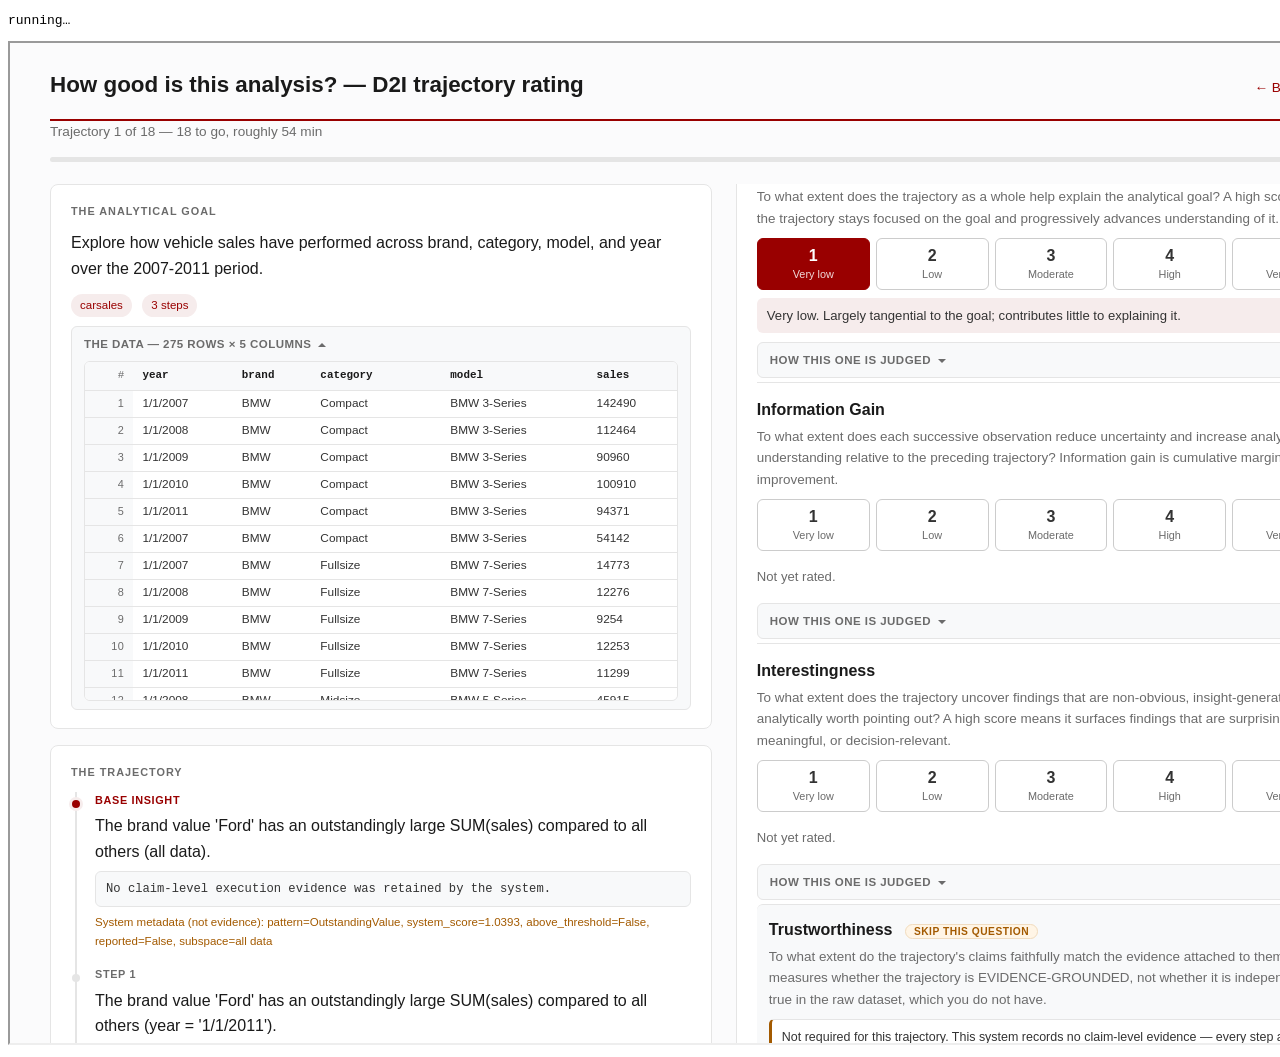
<file: trajectory-survey/tests/harness.html>
<!DOCTYPE html>
<html><head><meta charset="utf-8"><title>harness</title></head>
<body>
<pre id="out">running…</pre>
<!-- A browser smoke test for index.html: it drives the whole survey — Start, every scale on
     every screen, Next, through to the closing table — inside an iframe and dumps the
     result, so a runtime error on a screen that only appears after ten clicks fails loudly
     instead of silently. Same origin, so it can reach into the frame; served, not opened
     off disk, because the page itself fetches its data.

       python3 -m http.server 8000                            # from the site root
       "/Applications/Google Chrome.app/Contents/MacOS/Google Chrome" \
         --headless=new --virtual-time-budget=20000 --dump-dom \
         --user-data-dir=/tmp/chrome-harness \
         http://localhost:8000/trajectory-survey/tests/harness.html | grep -A40 HARNESS_LOG

     Or just open it in a browser and read the <pre>. -->
<iframe id="f" src="../index.html" width="1400" height="1000"></iframe>
<script>
const f = document.getElementById("f");
const out = document.getElementById("out");
const log = [];
let ticks = 0;

f.onload = () => {
  f.contentWindow.onerror = (m, s, l, c, e) => { log.push("ERROR " + m + " @" + l + ":" + c); };
  f.contentWindow.localStorage.clear();
  setTimeout(tick, 800);
};

function tick() {
  const d = f.contentDocument;
  if (++ticks > 400) return finish("gave up after " + ticks + " ticks");
  const go = d.getElementById("go");
  if (go) { log.push("intro: clicking Start"); go.click(); return setTimeout(tick, 60); }

  if (!window.__checked && d.querySelector(".crit")) { window.__checked = true; return checks(d); }
  // Optional criteria are deliberately left blank: the run then also proves that a screen
  // carrying one can be finished without it.
  const crits = [...d.querySelectorAll(".crit:not(.optional)")];
  const spare = d.querySelectorAll(".crit.optional").length;
  const unrated = crits.find(c => !c.querySelector(".scale button.sel"));
  if (unrated) {
    const n = (crits.indexOf(unrated) % 5) + 1;      // spread scores over the whole scale
    unrated.querySelectorAll(".scale button")[n - 1].click();
    return setTimeout(tick, 20);
  }
  const next = d.getElementById("next");
  if (next) {
    if (next.disabled) {
      return finish("Next is disabled with every REQUIRED criterion rated"
                    + (spare ? " (" + spare + " optional left blank — it should not wait for those)" : ""));
    }
    if (spare) {
      const why = d.querySelector(".whyoptional");
      log.push("optional criterion on this screen: " + spare
               + ", Next enabled without it (right), counter: "
               + (d.getElementById("critcount") || {}).textContent
               + (why ? "\n    explained on screen: \"" + why.textContent.trim().slice(0, 90) + "…\""
                      : "\n    ** NO EXPLANATION SHOWN **"));
    }
    // The first fully rated screen is where the Previous round trip is exercised.
    if (!backTested) return testBack(d, () => setTimeout(tick, 60));
    log.push("rating screen " + (d.querySelector(".counter") || {}).textContent + ": Next");
    next.click();
    return setTimeout(tick, 60);
  }
  // The closing screen either carries the agreement tiles or, in a collection-only build
  // with no answer key published, just the thank-you and the download.
  if (d.querySelector(".tiles")) return finish("done screen reached (with results)");
  if (d.getElementById("dl")) return finish("done screen reached (collection only)");
  setTimeout(tick, 60);
}

/* Two things a click-through would not notice on its own: that scoring a criterion leaves
   both columns' scroll positions where they were, and that the dataset profile came out as
   parsed blocks rather than as the raw dump. */
function checks(d) {
  const cols = [...d.querySelectorAll(".split > div")];
  const right = cols[cols.length - 1];
  right.scrollTop = 120;
  const before = right.scrollTop;
  d.querySelector(".crit .scale button").click();
  setTimeout(() => {
    const after = right.scrollTop;
    log.push("scroll after scoring: " + before + " -> " + after
             + (before === after ? "  (held)" : "  ** JUMPED **"));
    // Open the data panel and let it fetch, then look at what it rendered.
    const panel = d.querySelector("details.table-panel");
    if (!panel) { log.push("** no data panel on the screen **"); }
    else {
      log.push("data panel: " + panel.querySelector("summary").textContent.trim()
               + (panel.open ? "  (open on arrival)" : "  ** COLLAPSED **"));
    }
    log.push("criterion counter: " + (d.getElementById("critcount") || {}).textContent);
    log.push("Previous on the first screen: "
             + (d.getElementById("prev").disabled ? "disabled (right)" : "** ENABLED **"));
    setTimeout(() => {
      const t = d.querySelector("table.tbl");
      if (!t) log.push("data table: ** NOT RENDERED **");
      else {
        const rows = t.querySelectorAll("tbody tr:not(.spacer)").length;
        const spacers = t.querySelectorAll("tbody tr.spacer").length;
        log.push("data table: " + t.querySelectorAll("thead th").length + " columns, "
                 + rows + " rows in the DOM, " + spacers + " spacer(s) holding the scroll"
                 + (d.querySelector(".tnote") ? ", truncation notice shown" : ""));
        // Header cells and body cells must line up, or every value reads under the wrong
        // column name — which is exactly what a stray row-number column once did.
        const head = [...t.querySelectorAll("thead th")].map(h => h.textContent);
        const row1 = t.querySelector("tbody tr:not(.spacer)");
        const cells = [...row1.children].map(c => c.textContent);
        log.push("  header/body widths: " + head.length + " vs " + cells.length
                 + (head.length === cells.length ? "  (aligned)" : "  ** MISALIGNED **"));
        log.push("  " + head.slice(1, 4).map((h, i) => h + "=" + cells[i + 1]).join("  "));
      }
      setTimeout(tick, 40);
    }, 900);
  }, 80);
}

/* Rate one screen, go Next, then come back with Previous: the scores just given must be on
   the scales again, and moving forward again must not have created a second answer for the
   same trajectory. */
let backTested = false;
function testBack(d, done) {
  backTested = true;
  const given = [...d.querySelectorAll(".crit")].map(
    c => (c.querySelector(".scale button.sel") || {}).textContent);
  d.getElementById("next").click();
  setTimeout(() => {
    const d2 = f.contentDocument;
    d2.getElementById("prev").click();
    setTimeout(() => {
      const d3 = f.contentDocument;
      const back = [...d3.querySelectorAll(".crit")].map(
        c => (c.querySelector(".scale button.sel") || {}).textContent);
      const same = JSON.stringify(given) === JSON.stringify(back);
      log.push("back: scores restored " + (same ? "(held)" : "** LOST: " + back + " **"));
      log.push("back: counter says " + (d3.querySelector(".counter") || {}).textContent);
      log.push("back: revising badge " + (d3.querySelector(".revising") ? "shown" : "** MISSING **"));
      const R = JSON.parse(f.contentWindow.localStorage.getItem("d2i-rating-v1") || "{}");
      log.push("back: answers stored " + (R.answers || []).length + " (expected 1)");
      d3.getElementById("next").click();
      setTimeout(() => {
        const R2 = JSON.parse(f.contentWindow.localStorage.getItem("d2i-rating-v1") || "{}");
        log.push("back: after re-submitting, answers " + (R2.answers || []).length
                 + " (expected 1 — replaced, not appended)");
        done();
      }, 80);
    }, 80);
  }, 80);
}

/* The closing screen's way back in: "Change my scores" must land on a rating screen with
   that trajectory's answers still on the scales. */
function testRevise(then) {
  const d = f.contentDocument;
  const b = d.querySelector("button.revise");
  if (!b) { log.push("revise: ** NO BUTTON ON THE RESULTS SCREEN **"); return then(); }
  b.click();
  setTimeout(() => {
    const d2 = f.contentDocument;
    const rated = [...d2.querySelectorAll(".crit")]
      .filter(c => c.querySelector(".scale button.sel")).length;
    log.push("revise: back on " + (d2.querySelector(".counter") || {}).textContent
             + ", " + rated + " criteria still scored");
    // The one-click way back, which only exists once nothing is outstanding.
    (d2.getElementById("toresults") || d2.getElementById("next")).click();
    setTimeout(() => {
      const d3 = f.contentDocument;
      const backOn = d3.querySelector(".tiles") ? "(yes, with results)"
                   : d3.getElementById("dl") ? "(yes, collection-only screen)" : "** NO **";
      log.push("revise: returned to the closing screen " + backOn);
      then();
    }, 200);
  }, 120);
}

function finish(why) {
  if (why.indexOf("done screen") === 0 && !window.__revised) {
    window.__revised = true;
    return testRevise(() => finish(why));
  }
  const d = f.contentDocument;
  // What a respondent would actually send back, so a build that collects nothing fails
  // here rather than after someone has sat through it.
  const R = JSON.parse(f.contentWindow.localStorage.getItem("d2i-rating-v1") || "{}");
  const rated = (R.answers || []).filter(a => !a.skipped);
  const cells = rated.reduce((n, a) => n + Object.keys(a.scores || {}).length, 0);
  log.push("response: " + (R.answers || []).length + " answers, " + rated.length
           + " rated, " + cells + " ratings, results block "
           + (R.results ? JSON.stringify(R.results).slice(0, 60) : "(not built yet)"));
  log.push("answers carry a content fingerprint: "
           + ((R.answers || []).every(a => a.content) ? "yes" : "** NO **"));
  // What the Download button would write, without writing it: the record has to carry the
  // trajectories that were rated, and the submitted copy has to not.
  const full = f.contentWindow.fullRecord ? f.contentWindow.fullRecord() : null;
  if (full) {
    const answers = full.answers || [];
    const withScreen = answers.filter(a => a.screen);
    const steps = withScreen.reduce((n, a) => n + (a.screen.steps || []).length, 0);
    const systems = [...new Set(withScreen.map(a => a.screen.system).filter(Boolean))].sort();
    log.push("download record: " + answers.length + " answers, " + withScreen.length
             + " carrying their screen, " + steps + " steps, "
             + Math.round(JSON.stringify(full).length / 1024) + " KB");
    const sc = withScreen[0] && withScreen[0].screen;
    if (sc) {
      log.push("  screen 1 holds: goal " + (sc.goal || "").length + " chars, table "
               + (sc.table ? sc.table.n_rows_shown + "/" + sc.table.n_rows_total + " rows" : "none")
               + ", " + (sc.steps || []).length
               + " steps, " + (sc.criteria || []).length + " criteria with rubric text ("
               + (sc.criteria || []).filter(c => c.levels && Object.keys(c.levels).length === 5).length
               + " with all five levels, "
               + (sc.criteria || []).filter(c => c.optional).length + " optional)");
      log.push("  provenance: system=" + sc.system + " dataset=" + sc.dataset
               + " position " + sc.position + "/" + sc.of
               + "  [systems seen: " + systems.join(", ") + "]");
    }
    // The rubric's own prose says "judge" all over the place, so look for the score
    // fields by key, not for the word.
    const blob = JSON.stringify(full);
    const leaks = ["judge_scores", "\"judge\":", "\"results\":", "exact_chance", "judge_self"]
      .filter(k => blob.indexOf(k) >= 0);
    log.push("  carries no model scores: " + (leaks.length ? "** " + leaks.join(", ") + " **" : "yes"));
  } else {
    log.push("** fullRecord() not reachable **");
  }
  log.push("== " + why);
  out.textContent = "HARNESS_LOG\n" + log.join("\n")
    + "\nHARNESS_COUNTER " + (d.getElementById("counter") || {}).textContent
    + "\nHARNESS_DOM\n" + d.getElementById("app").innerHTML;
}
</script>
</body></html>
</file>
<file: css/style.css>
/*
 * Custom styling for the personal website.
 *
 * This stylesheet defines a simple, responsive layout without relying on
 * external frameworks such as Bootstrap. It includes rules for the fixed
 * navigation bar, section spacing, profile image appearance, and basic
 * typography. The palette loosely follows the blue accent of the original
 * site.
 */

/* Reset and base styles */
* {
  box-sizing: border-box;
}

body {
  margin: 0;
  font-family: Arial, Helvetica, sans-serif;
  line-height: 1.6;
  color: #333;
}

a {
  color: #990000;
  text-decoration: none;
}

a:hover {
  text-decoration: underline;
  color: #FFCC00;
}

h1, h2, h3, h4, h5 {
  margin-top: 0;
  margin-bottom: 0.5rem;
  font-weight: 600;
  color: #1a1a1a;
}

/* Navigation bar */
#navbar {
  background-color: #f8f9fa;
  border-bottom: 1px solid #e5e5e5;
  position: fixed;
  top: 0;
  left: 0;
  width: 100%;
  z-index: 1000;
  padding: 0.5rem 1rem;
}

#navbar .container {
  display: flex;
  align-items: center;
  justify-content: space-between;
  max-width: 1100px;
  margin: 0 auto;
}

#navbar .brand {
  font-size: 1.25rem;
  font-weight: bold;
}

#navbar ul {
  list-style: none;
  margin: 0;
  padding: 0;
  display: flex;
  align-items: center;
}

#navbar li {
  margin-left: 1rem;
  position: relative;
}

#navbar a {
  color: #333;
  font-weight: 500;
  text-decoration: none;
  padding: 0.5rem;
  display: block;
}

#navbar a:hover {
  color: #990000;
}

/* Dropdown styles */
#navbar .dropdown-menu {
  display: none;
  position: absolute;
  background-color: #fff;
  border: 1px solid #e5e5e5;
  margin-top: 0.5rem;
  min-width: 200px;
  box-shadow: 0 2px 6px rgba(0,0,0,0.1);
  z-index: 2000;
}

#navbar li:hover .dropdown-menu {
  display: block;
}

#navbar .dropdown-menu a {
  padding: 0.5rem 1rem;
  white-space: nowrap;
  color: #333;
}

#navbar .dropdown-menu a:hover {
  background-color: #f0f0f0;
  color: #990000;
}

/* Layout container */
.container {
  max-width: 1100px;
  margin: 0 auto;
  padding: 0 1rem;
}

/* Section spacing (account for fixed navbar) */
section {
  padding: 4rem 0;
}

/* Profile image and social links */
.profile-image {
  max-width: 270px;
  width: 100%;
  height: auto;
  border-radius: 50%;
}

.social-icons {
  margin-top: 1rem;
}

.social-icons a {
  margin-right: 1rem;
  font-weight: bold;
}

.social-icons a:last-child {
  margin-right: 0;
}

/* Education list styling */
.education-list {
  padding-left: 0;
  list-style: none;
}

.education-list li {
  margin-bottom: 0.75rem;
}

/* News and contact backgrounds */
#news, #contact {
  background-color: #f8f9fa;
}

/* Publication section styling */
.publication {
  border-bottom: 1px solid #e5e5e5;
  padding-bottom: 1rem;
  margin-bottom: 1rem;
}

.publication:last-child {
  border-bottom: none;
  margin-bottom: 0;
}

.btn {
  display: inline-block;
  padding: 0.35rem 0.75rem;
  background-color: #990000;
  color: #fff;
  border-radius: 0.25rem;
  font-size: 0.875rem;
  text-decoration: none;
  transition: background-color 0.2s ease;
}

.btn:hover {
  background-color: #0d47a1;
}

/* Simple grid system inspired by Bootstrap for flexibility without external dependencies */
.row {
  display: flex;
  flex-wrap: wrap;
  margin-left: -1rem;
  margin-right: -1rem;
}

.row > div {
  padding-left: 1rem;
  padding-right: 1rem;
}

/* Column classes for different breakpoints */
.col-12 {
  flex: 0 0 100%;
  max-width: 100%;
}

.col-lg-4 {
  flex: 0 0 33.3333%;
  max-width: 33.3333%;
}

.col-lg-8 {
  flex: 0 0 66.6667%;
  max-width: 66.6667%;
}

.col-md-5 {
  flex: 0 0 41.6667%;
  max-width: 41.6667%;
}

.col-md-7 {
  flex: 0 0 58.3333%;
  max-width: 58.3333%;
}

/* Responsive adjustments */
@media (max-width: 992px) {
  .col-lg-4,
  .col-lg-8 {
    flex: 0 0 100%;
    max-width: 100%;
  }
}

@media (max-width: 768px) {
  .col-md-5,
  .col-md-7 {
    flex: 0 0 100%;
    max-width: 100%;
  }
}

/* Make publication titles larger */
.publication-title {
  font-size: 1.1rem;
  font-weight: 600;
  margin-bottom: 0.25rem;
}

/* Make author names grey */
.publication-authors {
  color: #666;   /* soft grey */
  font-size: 0.95rem;
  margin-bottom: 0.5rem;
}
</file>
